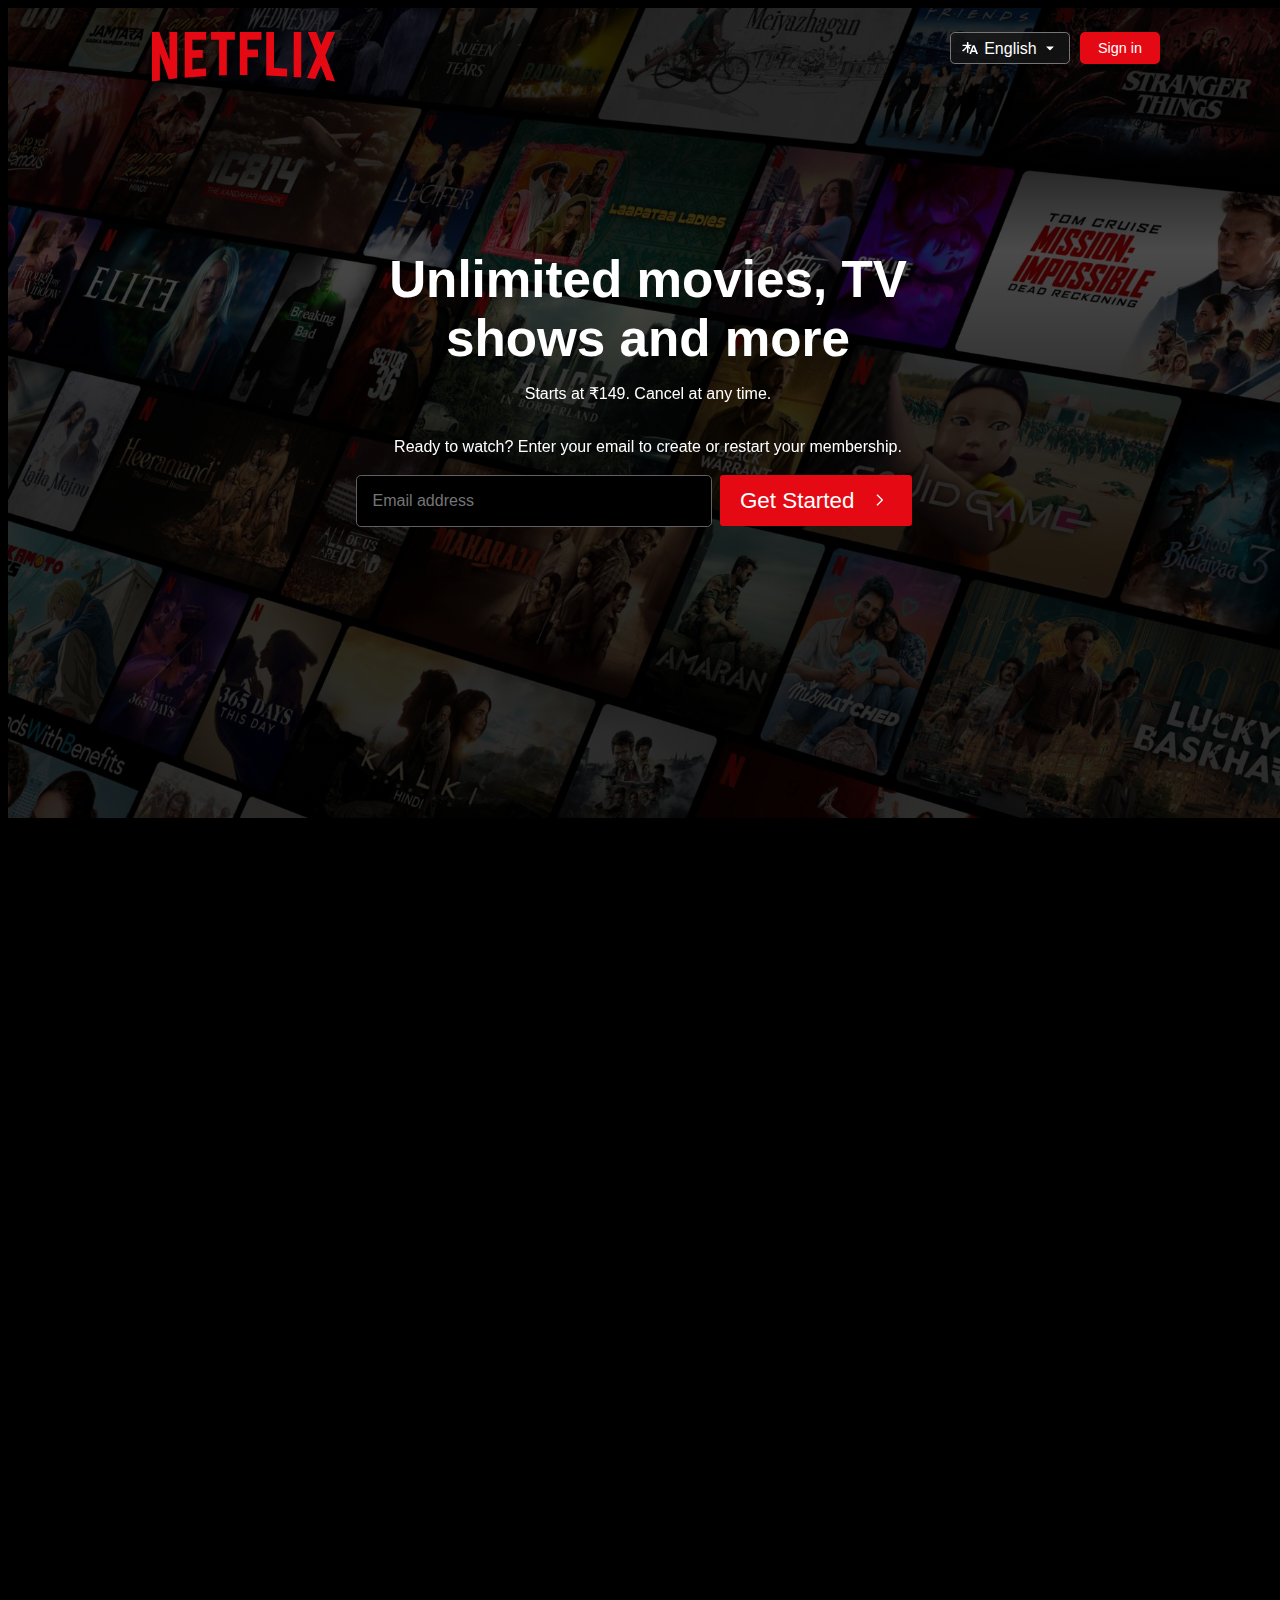
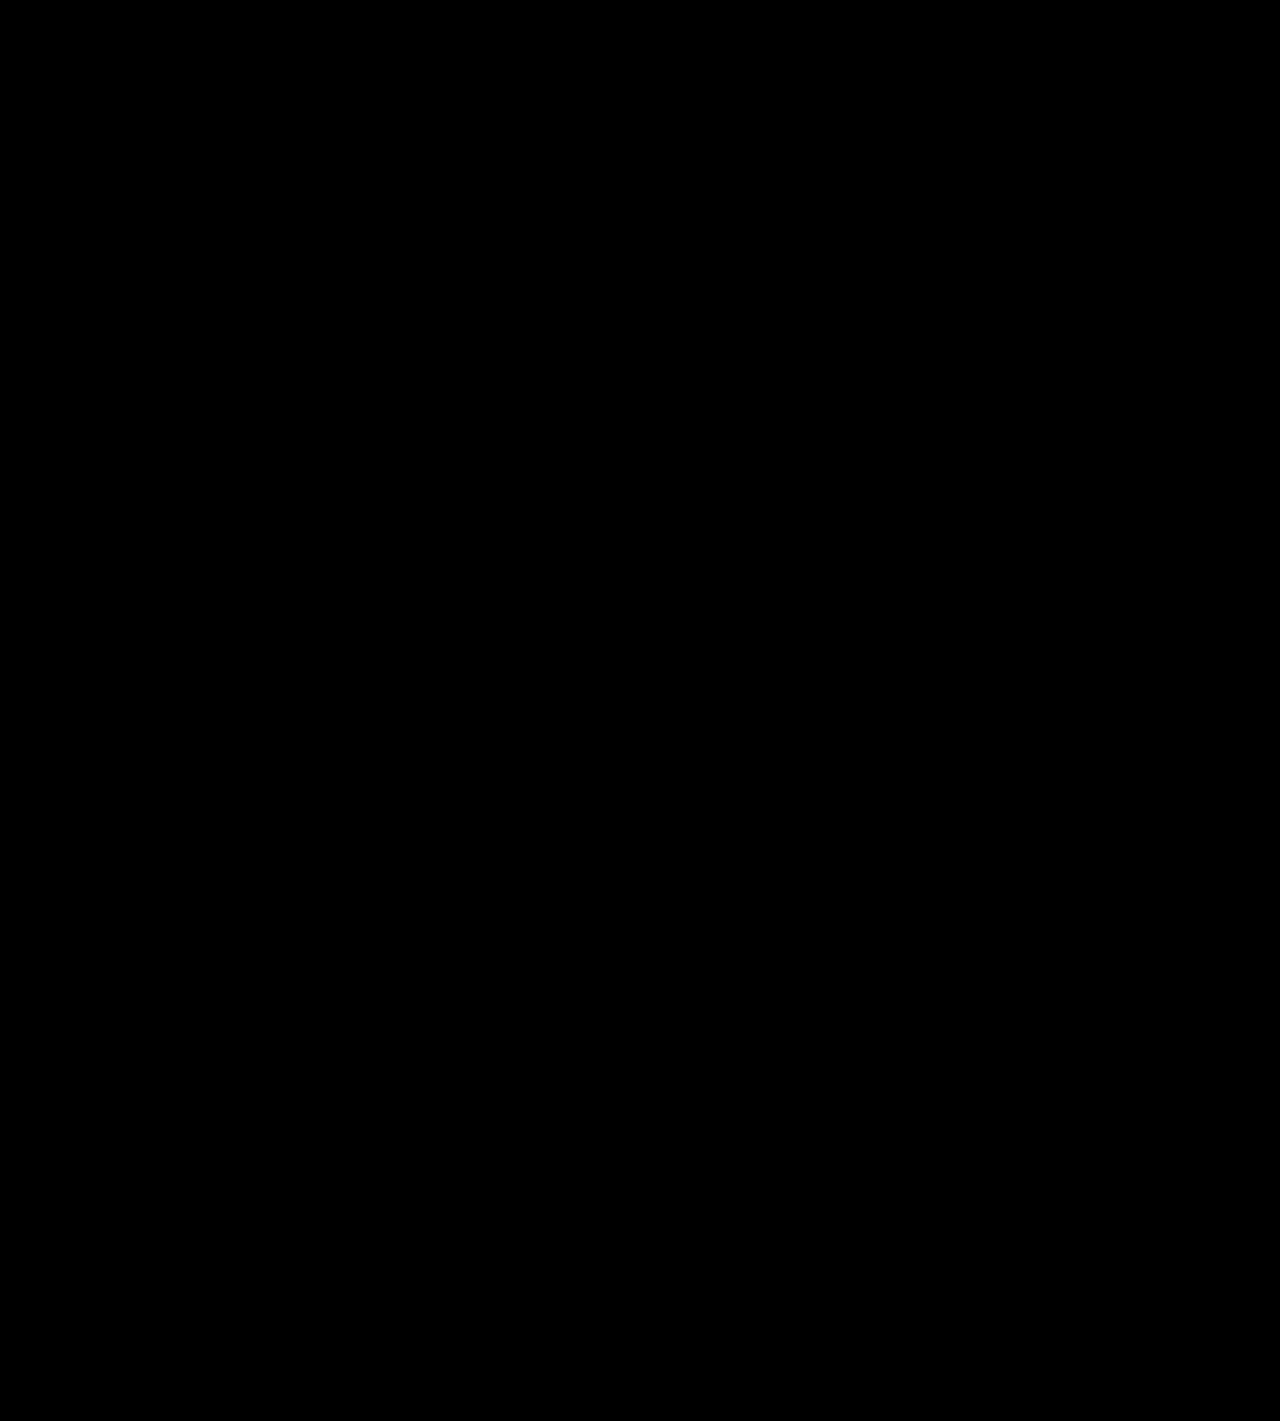
<file: index.html>
<!DOCTYPE html>
<html lang="en">

<head>
  <meta charset="UTF-8" />
  <meta name="viewport" content="width=device-width, initial-scale=1.0" />
  <title>Netflix India – Watch TV Shows Online, Watch Movies Online</title>
  <link rel="stylesheet" href="index.css" />
</head>
<body>
  <main>
    <div id="head">
      <div id="header">
        <div id="layout1">
          <svg viewBox="0 0 111 30" version="1.1" xmlns="http://www.w3.org/2000/svg"
            xmlns:xlink="http://www.w3.org/1999/xlink" aria-hidden="true" role="img"
            class="default-ltr-cache-1d568uk ev1dnif2">
            <g>
              <path
                d="M105.06233,14.2806261 L110.999156,30 C109.249227,29.7497422 107.500234,29.4366857 105.718437,29.1554972 L102.374168,20.4686475 L98.9371075,28.4375293 C97.2499766,28.1563408 95.5928391,28.061674 93.9057081,27.8432843 L99.9372012,14.0931671 L94.4680851,-5.68434189e-14 L99.5313525,-5.68434189e-14 L102.593495,7.87421502 L105.874965,-5.68434189e-14 L110.999156,-5.68434189e-14 L105.06233,14.2806261 Z M90.4686475,-5.68434189e-14 L85.8749649,-5.68434189e-14 L85.8749649,27.2499766 C87.3746368,27.3437061 88.9371075,27.4055675 90.4686475,27.5930265 L90.4686475,-5.68434189e-14 Z M81.9055207,26.93692 C77.7186241,26.6557316 73.5307901,26.4064111 69.250164,26.3117443 L69.250164,-5.68434189e-14 L73.9366389,-5.68434189e-14 L73.9366389,21.8745899 C76.6248008,21.9373887 79.3120255,22.1557784 81.9055207,22.2804387 L81.9055207,26.93692 Z M64.2496954,10.6561065 L64.2496954,15.3435186 L57.8442216,15.3435186 L57.8442216,25.9996251 L53.2186709,25.9996251 L53.2186709,-5.68434189e-14 L66.3436123,-5.68434189e-14 L66.3436123,4.68741213 L57.8442216,4.68741213 L57.8442216,10.6561065 L64.2496954,10.6561065 Z M45.3435186,4.68741213 L45.3435186,26.2498828 C43.7810479,26.2498828 42.1876465,26.2498828 40.6561065,26.3117443 L40.6561065,4.68741213 L35.8121661,4.68741213 L35.8121661,-5.68434189e-14 L50.2183897,-5.68434189e-14 L50.2183897,4.68741213 L45.3435186,4.68741213 Z M30.749836,15.5928391 C28.687787,15.5928391 26.2498828,15.5928391 24.4999531,15.6875059 L24.4999531,22.6562939 C27.2499766,22.4678976 30,22.2495079 32.7809542,22.1557784 L32.7809542,26.6557316 L19.812541,27.6876933 L19.812541,-5.68434189e-14 L32.7809542,-5.68434189e-14 L32.7809542,4.68741213 L24.4999531,4.68741213 L24.4999531,10.9991564 C26.3126816,10.9991564 29.0936358,10.9054269 30.749836,10.9054269 L30.749836,15.5928391 Z M4.78114163,12.9684132 L4.78114163,29.3429562 C3.09401069,29.5313525 1.59340144,29.7497422 0,30 L0,-5.68434189e-14 L4.4690224,-5.68434189e-14 L10.562377,17.0315868 L10.562377,-5.68434189e-14 L15.2497891,-5.68434189e-14 L15.2497891,28.061674 C13.5935889,28.3437998 11.906458,28.4375293 10.1246602,28.6868498 L4.78114163,12.9684132 Z">
              </path>
            </g>
          </svg>
        </div>
        <div id="layout2">
          <div id="form">
            <div class="icon">
              <svg xmlns="http://www.w3.org/2000/svg" fill="none" role="img" viewBox="0 0 16 16" width="16" height="16"
                data-icon="LanguagesSmall" aria-hidden="true">
                <path fill-rule="evenodd" clip-rule="evenodd"
                  d="M10.7668 5.33333L10.5038 5.99715L9.33974 8.9355L8.76866 10.377L7.33333 14H9.10751L9.83505 12.0326H13.4217L14.162 14H16L12.5665 5.33333H10.8278H10.7668ZM10.6186 9.93479L10.3839 10.5632H11.1036H12.8856L11.6348 7.2136L10.6186 9.93479ZM9.52722 4.84224C9.55393 4.77481 9.58574 4.71045 9.62211 4.64954H6.41909V2H4.926V4.64954H0.540802V5.99715H4.31466C3.35062 7.79015 1.75173 9.51463 0 10.4283C0.329184 10.7138 0.811203 11.2391 1.04633 11.5931C2.55118 10.6795 3.90318 9.22912 4.926 7.57316V12.6667H6.41909V7.51606C6.81951 8.15256 7.26748 8.76169 7.7521 9.32292L8.31996 7.88955C7.80191 7.29052 7.34631 6.64699 6.9834 5.99715H9.06968L9.52722 4.84224Z"
                  fill="currentColor"></path>
              </svg>
            </div>
            <select id="bottom1">
              <option value="English">English</option>
              <option value="hindi">हिन्दी</option>
            </select>
            <div class="icon">
              <svg xmlns="http://www.w3.org/2000/svg" fill="none" role="img" viewBox="0 0 16 16" width="16" height="16"
                data-icon="CaretDownSmall" aria-hidden="true">
                <path fill-rule="evenodd" clip-rule="evenodd"
                  d="M11.5976 6.5C11.7461 6.5 11.8204 6.67956 11.7154 6.78457L8.23574 10.2643C8.10555 10.3945 7.89445 10.3945 7.76425 10.2643L4.28457 6.78457C4.17956 6.67956 4.25393 6.5 4.40244 6.5H11.5976Z"
                  fill="currentColor"></path>
              </svg>
            </div>
          </div>
          <button>Sign in</button>
        </div>
      </div>
    </div>
    <div id="box">
      <div class="container">
        <div class="content">
          <div class="middle">
            <h1>Unlimited movies, TV shows and more</h1>
            <p>Starts at ₹149. Cancel at any time.</p>
            <h3>Ready to watch? Enter your email to create or restart your membership.</h3>
            <div class="usertype">
              <form href="php.text">
                <input type="text" name="Email" placeholder="Email address">
              </form>
              <button name="submit">Get Started
                <div class="xyz">
                  <svg xmlns="http://www.w3.org/2000/svg" fill="none" role="img" viewBox="0 0 24 24" width="24"
                    height="24" data-icon="ChevronRightStandard" aria-hidden="true">
                    <path fill-rule="evenodd" clip-rule="evenodd"
                      d="M15.5859 12L8.29303 19.2928L9.70725 20.7071L17.7072 12.7071C17.8948 12.5195 18.0001 12.2652 18.0001 12C18.0001 11.7347 17.8948 11.4804 17.7072 11.2928L9.70724 3.29285L8.29303 4.70706L15.5859 12Z"
                      fill="currentColor"></path>
                  </svg>
                </div>
              </button>
            </div>
          </div>
        </div>
      </div>
    </div>
    </div>
    <div>

    </div>

    <div class="curve-container">
      <div class="blank"></div>
    </div>
    <div class="otherhalf">
      <div class="parts">
        <div id="apple">
          <h3>Trending Now</h3>
          <div class="movies">
            <button id="sbtn1">
              <svg xmlns="http://www.w3.org/2000/svg" fill="none" role="img" viewBox="0 0 24 24" width="24" height="24" data-icon="ChevronLeftStandard" aria-hidden="true"><path fill-rule="evenodd" clip-rule="evenodd" d="M8.41409 12L15.707 19.2928L14.2928 20.7071L6.29277 12.7071C6.10523 12.5195 5.99988 12.2652 5.99988 12C5.99988 11.7347 6.10523 11.4804 6.29277 11.2928L14.2928 3.29285L15.707 4.70706L8.41409 12Z" fill="currentColor"></path></svg>
             </button>
            <div class="things">
              <div class="bee"><div class="div1"><span>1</span></div></div>
              <div class="bee"><div class="div2"><span>2</span></div></div>
              <div class="bee"><div class="div3"><span>3</span></div></div>
              <div class="bee"><div class="div4"><span>4</span></div></div>
              <div class="bee"><div class="div5"><span>5</span></div></div>
              <div class="bee"><div class="div6"><span>6</span></div></div>
              <div class="bee"><div class="div7"><span>7</span></div></div>
              <div class="bee"><div class="div8"><span>8</span></div></div>
              <div class="bee"><div class="div9"><span>9</span></div></div>
              <div class="bee"><div class="div10"><span>10</span></div></div>
              </div>
              <button id ="sbtn2">
                <svg xmlns="http://www.w3.org/2000/svg" fill="none" role="img" viewBox="0 0 24 24" width="24"
                  height="24" data-icon="ChevronRightStandard" aria-hidden="true">
                  <path fill-rule="evenodd" clip-rule="evenodd"
                    d="M15.5859 12L8.29303 19.2928L9.70725 20.7071L17.7072 12.7071C17.8948 12.5195 18.0001 12.2652 18.0001 12C18.0001 11.7347 17.8948 11.4804 17.7072 11.2928L9.70724 3.29285L8.29303 4.70706L15.5859 12Z"
                    fill="currentColor"></path>
                </svg>
              </button>
          </div>
       
            
    
        </div>
        <div class="why">
          <div id="reason">
            <h2>More reasons to join</h2>
            <div class="info">
              <div class="box1">
                <div class="style">
                  <div class="text">
                    <h3>Enjoy on your TV</h3>
                  </div>
                  <div class="para">
                    <p class="data">
                      Watch on smart TVs, PlayStation, Xbox, Chromecast, Apple TV, Blu-ray players and more.
                    </p>
                  </div>
                </div>
                <div class="svgs">
                  <svg width="72" height="72" viewBox="0 0 72 72" fill="none">
                    <g id="television-core-small">
                      <path id="Vector" fill-rule="evenodd" clip-rule="evenodd"
                        d="M37.2 53.3992C37.2 52.7365 36.6628 52.1992 36 52.1992H34.8C34.1373 52.1992 33.6 52.7365 33.6 53.3992V56.2636C33.6 56.9129 33.0834 57.4433 32.4347 57.4739C30.3013 57.5744 28.1719 57.7834 26.0546 58.1011L19.444 59.0926C18.2692 59.2688 17.4 60.2782 17.4 61.4662V62.0992C17.4 62.4304 17.6686 62.6992 18 62.6992H52.8C53.1314 62.6992 53.4 62.4304 53.4 62.0992V61.4662C53.4 60.2782 52.5309 59.2688 51.3561 59.0926L44.7454 58.1011C42.6282 57.7834 40.4987 57.5744 38.3653 57.4739C37.7167 57.4433 37.2 56.9129 37.2 56.2636V53.3992Z"
                        fill="url(#paint0_radial_5179_1308)"></path>
                      <path id="Vector_2"
                        d="M18.6 60.7388C18.6 60.2306 18.9587 59.796 19.4602 59.711C22.0196 59.2775 29.7585 58.0508 35.4 58.0508C41.0415 58.0508 48.7804 59.2775 51.3398 59.711C51.8412 59.796 52.2 60.2306 52.2 60.7388C52.2 60.902 52.0575 61.0268 51.8967 61.0004C50.1219 60.707 40.9704 59.2409 35.4 59.2409C29.8295 59.2409 20.678 60.707 18.9033 61.0004C18.7425 61.0268 18.6 60.902 18.6 60.7388Z"
                        fill="url(#paint1_radial_5179_1308)"></path>
                      <path id="Vector_3"
                        d="M63 12H8.99995C8.00584 12 7.19995 12.8059 7.19995 13.8V51.6C7.19995 52.5941 8.00584 53.4 8.99995 53.4H63C63.9941 53.4 64.8 52.5941 64.8 51.6V13.8C64.8 12.8059 63.9941 12 63 12Z"
                        fill="url(#paint2_linear_5179_1308)"></path>
                      <path id="Vector_4"
                        d="M63 12H8.99995C8.00584 12 7.19995 12.8059 7.19995 13.8V51.6C7.19995 52.5941 8.00584 53.4 8.99995 53.4H63C63.9941 53.4 64.8 52.5941 64.8 51.6V13.8C64.8 12.8059 63.9941 12 63 12Z"
                        fill="url(#paint3_radial_5179_1308)"></path>
                      <path id="Vector_5" fill-rule="evenodd" clip-rule="evenodd"
                        d="M8.99995 12.6H63C63.663 12.6 64.2 13.1372 64.2 13.8V50.4H7.79995V13.8C7.79995 13.1372 8.33719 12.6 8.99995 12.6ZM7.19995 50.4V13.8C7.19995 12.8059 8.00581 12 8.99995 12H63C63.9942 12 64.8 12.8059 64.8 13.8V50.4V51.6C64.8 52.5941 63.9942 53.4 63 53.4H8.99995C8.00581 53.4 7.19995 52.5941 7.19995 51.6V50.4Z"
                        fill="url(#paint4_radial_5179_1308)"></path>
                      <path id="Vector_6"
                        d="M35.4 52.8C36.3941 52.8 37.2 52.3971 37.2 51.9C37.2 51.4029 36.3941 51 35.4 51C34.4059 51 33.6 51.4029 33.6 51.9C33.6 52.3971 34.4059 52.8 35.4 52.8Z"
                        fill="url(#paint5_radial_5179_1308)"></path>
                    </g>
                    <defs>
                      <radialGradient id="paint0_radial_5179_1308" cx="0" cy="0" r="1" gradientUnits="userSpaceOnUse"
                        gradientTransform="translate(50.3269 49.3723) rotate(118.526) scale(55.1579 46.2871)">
                        <stop stop-color="#802600"></stop>
                        <stop offset="0.333333" stop-color="#6F181D"></stop>
                        <stop offset="0.666667" stop-color="#5B1333"></stop>
                        <stop offset="1" stop-color="#391945"></stop>
                      </radialGradient>
                      <radialGradient id="paint1_radial_5179_1308" cx="0" cy="0" r="1" gradientUnits="userSpaceOnUse"
                        gradientTransform="translate(48.1077 53.6128) rotate(158.116) scale(32.7275 42.219)">
                        <stop stop-color="#99421D"></stop>
                        <stop offset="0.333333" stop-color="#99161D"></stop>
                        <stop offset="0.666667" stop-color="#7D1845"></stop>
                        <stop offset="1" stop-color="#59216E"></stop>
                      </radialGradient>
                      <linearGradient id="paint2_linear_5179_1308" x1="10.4727" y1="14.9572" x2="56.1755" y2="51.4814"
                        gradientUnits="userSpaceOnUse">
                        <stop stop-color="#99161D"></stop>
                        <stop offset="0.245283" stop-color="#CA005B"></stop>
                        <stop offset="0.346698" stop-color="#FF479A"></stop>
                        <stop offset="0.46934" stop-color="#CC3CFF"></stop>
                        <stop offset="0.735849" stop-color="#BC1A22"></stop>
                        <stop offset="1" stop-color="#C94FF5"></stop>
                      </linearGradient>
                      <radialGradient id="paint3_radial_5179_1308" cx="0" cy="0" r="1" gradientUnits="userSpaceOnUse"
                        gradientTransform="translate(38.6181 23.8286) rotate(90) scale(25.9571 25.8545)">
                        <stop stop-color="#1C0E20" stop-opacity="0"></stop>
                        <stop offset="1" stop-color="#1C0E20"></stop>
                      </radialGradient>
                      <radialGradient id="paint4_radial_5179_1308" cx="0" cy="0" r="1" gradientUnits="userSpaceOnUse"
                        gradientTransform="translate(54 20.1938) rotate(144.293) scale(47.2897 44.8232)">
                        <stop stop-color="#EF7744"></stop>
                        <stop offset="0.333333" stop-color="#E50914"></stop>
                        <stop offset="0.666667" stop-color="#A70D53"></stop>
                        <stop offset="1" stop-color="#792A95"></stop>
                      </radialGradient>
                      <radialGradient id="paint5_radial_5179_1308" cx="0" cy="0" r="1" gradientUnits="userSpaceOnUse"
                        gradientTransform="translate(36.525 51.3562) rotate(135) scale(4.58735)">
                        <stop stop-color="#FFDCCC"></stop>
                        <stop offset="0.333333" stop-color="#FFBDC0"></stop>
                        <stop offset="0.666667" stop-color="#F89DC6"></stop>
                        <stop offset="1" stop-color="#E4A1FA"></stop>
                      </radialGradient>
                    </defs>
                  </svg>
                </div>

              </div>
              <div class="box1">
                <div class="style">
                  <div class="text">
                    <h3> Download your shows to watch offline</h3>
                  </div>
                  <div class="para">
                    <p class="data">Save your favourites easily and always have something to watch.</p>
                  </div>

                </div>
                <div class="svgs">
                  <svg width="72" height="72" viewBox="0 0 72 72" fill="none">
                    <g id="download-core-small">
                      <path id="Vector"
                        d="M36 70.2008C54.8882 70.2008 70.2001 54.8889 70.2001 36.0008C70.2001 17.1126 54.8882 1.80078 36 1.80078C17.1119 1.80078 1.80005 17.1126 1.80005 36.0008C1.80005 54.8889 17.1119 70.2008 36 70.2008Z"
                        fill="url(#paint0_radial_5179_7940)"></path>
                      <path id="Vector_2" opacity="0.4"
                        d="M64.7658 36.195C65.5206 51.5916 53.7908 63.5824 38.5668 62.977C23.3428 62.3722 10.3893 49.4 9.63446 34.0034C8.87954 18.6068 20.6091 6.61594 35.8331 7.22116C51.0571 7.82638 64.0104 20.7984 64.7658 36.195Z"
                        fill="url(#paint1_radial_5179_7940)"></path>
                      <path id="Vector_3"
                        d="M62.3657 37.9958C63.1205 53.3924 51.3908 65.3832 36.1668 64.7778C20.9428 64.173 7.9893 51.2008 7.23444 35.8041C6.47952 20.4075 18.2091 8.41672 33.4331 9.02194C48.6571 9.62716 61.6103 22.5992 62.3657 37.9958Z"
                        fill="url(#paint2_radial_5179_7940)"></path>
                      <path id="Vector_4" opacity="0.5"
                        d="M64.7658 36.195C65.5206 51.5916 53.7908 63.5824 38.5668 62.977C23.3428 62.3722 10.3893 49.4 9.63446 34.0034C8.87954 18.6068 20.6091 6.61594 35.8331 7.22116C51.0571 7.82638 64.0104 20.7984 64.7658 36.195Z"
                        fill="url(#paint3_radial_5179_7940)"></path>
                      <path id="Vector_5" opacity="0.6"
                        d="M36.9 60.6C48.6636 60.6 58.2 51.0637 58.2 39.3C58.2 27.5363 48.6636 18 36.9 18C25.1363 18 15.6 27.5363 15.6 39.3C15.6 51.0637 25.1363 60.6 36.9 60.6Z"
                        fill="url(#paint4_radial_5179_7940)"></path>
                      <path id="Vector_6" fill-rule="evenodd" clip-rule="evenodd"
                        d="M39.0849 42.2727L46.3387 35.76L48.8945 38.5142L38.9118 47.477L37.8466 48.4333L36.6071 47.477L24.9899 38.5142L27.0434 35.76L35.4849 42.2727L33.6 21.6016H37.2L39.0849 42.2727Z"
                        fill="url(#paint5_radial_5179_7940)"></path>
                      <path id="Vector_7" opacity="0.4" fill-rule="evenodd" clip-rule="evenodd"
                        d="M61.6566 34.9618C61.7832 35.3893 62.391 35.3233 62.3694 34.878C61.6962 21.1369 50.1509 9.55975 36.5817 9.01957C34.4606 8.93515 32.4155 9.12541 30.4772 9.55909C30.0745 9.64915 30.1575 10.2082 30.5697 10.2246C45.0094 10.7979 57.6246 21.2971 61.6566 34.9618Z"
                        fill="url(#paint6_radial_5179_7940)"></path>
                    </g>
                    <defs>
                      <radialGradient id="paint0_radial_5179_7940" cx="0" cy="0" r="1" gradientUnits="userSpaceOnUse"
                        gradientTransform="translate(36.0001 36.1837) rotate(-90) scale(34.3829)">
                        <stop offset="0.782019" stop-color="#982DBE"></stop>
                        <stop offset="0.906819" stop-color="#B038DC" stop-opacity="0.2"></stop>
                        <stop offset="1" stop-color="#E4A1FA" stop-opacity="0"></stop>
                      </radialGradient>
                      <radialGradient id="paint1_radial_5179_7940" cx="0" cy="0" r="1" gradientUnits="userSpaceOnUse"
                        gradientTransform="translate(52.9937 20.0992) rotate(135) scale(49.9836)">
                        <stop stop-color="#FFDCCC"></stop>
                        <stop offset="0.333333" stop-color="#FFBDC0"></stop>
                        <stop offset="0.666667" stop-color="#F89DC6"></stop>
                        <stop offset="1" stop-color="#E4A1FA"></stop>
                      </radialGradient>
                      <radialGradient id="paint2_radial_5179_7940" cx="0" cy="0" r="1" gradientUnits="userSpaceOnUse"
                        gradientTransform="translate(52.7999 19.6937) rotate(135) scale(53.1037)">
                        <stop stop-color="#FFA984"></stop>
                        <stop offset="0.333333" stop-color="#FF787F"></stop>
                        <stop offset="0.666667" stop-color="#F45FA2"></stop>
                        <stop offset="1" stop-color="#C44AF1"></stop>
                      </radialGradient>
                      <radialGradient id="paint3_radial_5179_7940" cx="0" cy="0" r="1" gradientUnits="userSpaceOnUse"
                        gradientTransform="translate(52.9937 20.0992) rotate(135) scale(49.9836)">
                        <stop stop-color="#FFDCCC"></stop>
                        <stop offset="0.333333" stop-color="#FFBDC0"></stop>
                        <stop offset="0.666667" stop-color="#F89DC6"></stop>
                        <stop offset="1" stop-color="#E4A1FA"></stop>
                      </radialGradient>
                      <radialGradient id="paint4_radial_5179_7940" cx="0" cy="0" r="1" gradientUnits="userSpaceOnUse"
                        gradientTransform="translate(36.9 39.3) scale(21.3)">
                        <stop stop-color="white"></stop>
                        <stop offset="1" stop-color="white" stop-opacity="0"></stop>
                      </radialGradient>
                      <radialGradient id="paint5_radial_5179_7940" cx="0" cy="0" r="1" gradientUnits="userSpaceOnUse"
                        gradientTransform="translate(31.2 32.1016) rotate(39.5226) scale(15.5567)">
                        <stop stop-color="#EF7744"></stop>
                        <stop offset="0.2406" stop-color="#E50914"></stop>
                        <stop offset="1" stop-color="#792A95"></stop>
                      </radialGradient>
                      <radialGradient id="paint6_radial_5179_7940" cx="0" cy="0" r="1" gradientUnits="userSpaceOnUse"
                        gradientTransform="translate(50.7 21.3) rotate(-180) scale(30)">
                        <stop stop-color="white"></stop>
                        <stop offset="1" stop-color="white" stop-opacity="0"></stop>
                      </radialGradient>
                    </defs>
                  </svg>
                </div>



              </div>

              <div class="box1">
                <div class="style">
                  <div class="text">
                    <h3>Watch everywhere</h3>
                  </div>
                  <div class="para">
                    <p class="data">
                      Stream unlimited movies and TV shows on your phone, tablet, laptop and TV.
                    </p>
                  </div>
                </div>
                <div class="svgs">
                  <svg width="72" height="72" viewBox="0 0 72 72" fill="none">
                    <g id="telescope-core-small">
                      <path id="Vector"
                        d="M24.0492 36.6016L33.6 46.3898L17.8029 56.8633C17.8029 56.8633 15.8891 57.6983 13.625 55.2638C11.361 52.8293 12.1235 51.238 12.1235 51.238L24.0492 36.6016Z"
                        fill="url(#paint0_radial_5179_1664)"></path>
                      <path id="Vector_2"
                        d="M25.0344 34.1992L36 46.151L25.0616 53.8043C25.0616 53.8043 21.8289 55.0984 18.0987 51.0172C14.3686 46.9358 15.9198 44.5105 15.9198 44.5105L25.0344 34.1992Z"
                        fill="url(#paint1_radial_5179_1664)"></path>
                      <path id="Vector_3"
                        d="M39 13.0195L59.1 33.6788L32.5325 50.4142C32.5325 50.4142 28.7459 50.2552 24.3978 45.4897C20.0498 40.7243 21.4096 35.8101 21.4096 35.8101L39 13.0195Z"
                        fill="url(#paint2_radial_5179_1664)"></path>
                      <path id="Vector_4"
                        d="M57.6709 15.3516C63.1044 21.2807 63.9858 29.2883 59.6386 33.2371C55.2916 37.186 47.3628 35.5806 41.9292 29.6515C36.4954 23.7224 35.6145 15.7148 39.9615 11.766C44.3084 7.81716 52.2372 9.42252 57.6709 15.3516Z"
                        fill="url(#paint3_radial_5179_1664)"></path>
                      <path id="Vector_5"
                        d="M58.3787 31.255C54.8121 34.5032 48.2143 33.0817 43.6421 28.0798C39.07 23.078 38.2547 16.39 41.8213 13.1419C45.3879 9.89364 51.9857 11.3152 56.5579 16.3171C61.1298 21.3189 61.9452 28.0069 58.3787 31.255Z"
                        fill="url(#paint4_radial_5179_1664)"></path>
                      <path id="Vector_6" opacity="0.85"
                        d="M59.6783 28.823C60.576 24.1785 59.6544 20.5934 56.1603 16.6199C52.6662 12.6464 47.3508 10.8657 43.7796 12.7598C39.371 15.098 48.3734 13.5961 53.4577 19.5815C57.8259 24.724 58.8516 33.1009 59.6783 28.823Z"
                        fill="url(#paint5_radial_5179_1664)"></path>
                      <path id="Vector_7" opacity="0.4"
                        d="M50.3979 25.2452C50.4549 26.7239 49.2932 27.7677 47.8032 27.5766C46.3131 27.3856 45.059 26.032 45.002 24.5532C44.945 23.0745 46.1067 22.0307 47.5968 22.2218C49.0868 22.4128 50.341 23.7664 50.3979 25.2452Z"
                        fill="url(#paint6_radial_5179_1664)"></path>
                      <path id="Vector_8" opacity="0.6"
                        d="M36.9217 21.0039L26.4258 34.3627C26.3297 36.4604 28.2903 39.5534 30.0334 40.8344L41.2345 29.9105C39.6 28.2005 36.9591 24.1025 36.9217 21.0039Z"
                        fill="url(#paint7_radial_5179_1664)"></path>
                      <path id="Vector_9" fill-rule="evenodd" clip-rule="evenodd"
                        d="M20.0576 9.60156L21.479 11.7187L24 11.0654L22.3575 13.0272L23.7789 15.1444L21.3424 14.2397L19.7 16.2016L19.8365 13.6806L17.4 12.7759L19.9209 12.1225L20.0576 9.60156ZM58.776 52.8016L58.9623 56.4685L62.4 57.4188L59.0774 58.7347L59.2637 62.4016L57.0239 59.548L53.7014 60.8638L55.6397 57.7843L53.4 54.9307L56.8377 55.8811L58.776 52.8016ZM15.206 24.2101L15.8768 21.0016L13.4793 23.1964L10.6853 21.5563L11.9975 24.553L9.59998 26.7478L12.8085 26.405L14.1207 29.4016L14.7915 26.1931L18 25.8502L15.206 24.2101Z"
                        fill="url(#paint8_linear_5179_1664)"></path>
                    </g>
                    <defs>
                      <radialGradient id="paint0_radial_5179_1664" cx="0" cy="0" r="1" gradientUnits="userSpaceOnUse"
                        gradientTransform="translate(36.6875 32.7016) rotate(135) scale(34.9134)">
                        <stop stop-color="#99421D"></stop>
                        <stop offset="0.333333" stop-color="#99161D"></stop>
                        <stop offset="0.666667" stop-color="#7D1845"></stop>
                        <stop offset="1" stop-color="#59216E"></stop>
                      </radialGradient>
                      <radialGradient id="paint1_radial_5179_1664" cx="0" cy="0" r="1" gradientUnits="userSpaceOnUse"
                        gradientTransform="translate(42.5937 27.2992) rotate(135) scale(44.5477 44.5279)">
                        <stop stop-color="#EF7744"></stop>
                        <stop offset="0.333333" stop-color="#E50914"></stop>
                        <stop offset="0.666667" stop-color="#A70D53"></stop>
                        <stop offset="1" stop-color="#792A95"></stop>
                      </radialGradient>
                      <radialGradient id="paint2_radial_5179_1664" cx="0" cy="0" r="1" gradientUnits="userSpaceOnUse"
                        gradientTransform="translate(42.3 29.106) rotate(135) scale(31.8127)">
                        <stop stop-color="#FB540D"></stop>
                        <stop offset="0.333333" stop-color="#E50914"></stop>
                        <stop offset="0.666667" stop-color="#A70D53"></stop>
                        <stop offset="1" stop-color="#792A95"></stop>
                      </radialGradient>
                      <radialGradient id="paint3_radial_5179_1664" cx="0" cy="0" r="1" gradientUnits="userSpaceOnUse"
                        gradientTransform="translate(57.675 14.7078) rotate(134.326) scale(24.0433 24.0367)">
                        <stop stop-color="#FFDCCC"></stop>
                        <stop offset="0.333333" stop-color="#FFBDC0"></stop>
                        <stop offset="0.666667" stop-color="#F89DC6"></stop>
                        <stop offset="1" stop-color="#E4A1FA"></stop>
                      </radialGradient>
                      <radialGradient id="paint4_radial_5179_1664" cx="0" cy="0" r="1" gradientUnits="userSpaceOnUse"
                        gradientTransform="translate(52.1305 21.273) rotate(141.875) scale(9.87138 12.8159)">
                        <stop offset="0.307292" stop-color="#F89DC6"></stop>
                        <stop offset="0.645392" stop-color="#E75094"></stop>
                        <stop offset="1" stop-color="#59216E"></stop>
                      </radialGradient>
                      <radialGradient id="paint5_radial_5179_1664" cx="0" cy="0" r="1" gradientUnits="userSpaceOnUse"
                        gradientTransform="translate(55.8 15.6) rotate(135) scale(13.1522)">
                        <stop stop-color="white"></stop>
                        <stop offset="1" stop-color="white" stop-opacity="0"></stop>
                      </radialGradient>
                      <radialGradient id="paint6_radial_5179_1664" cx="0" cy="0" r="1" gradientUnits="userSpaceOnUse"
                        gradientTransform="translate(49.2362 22.9648) rotate(131.079) scale(5.08644 6.006)">
                        <stop stop-color="white"></stop>
                        <stop offset="1" stop-color="white" stop-opacity="0"></stop>
                      </radialGradient>
                      <radialGradient id="paint7_radial_5179_1664" cx="0" cy="0" r="1" gradientUnits="userSpaceOnUse"
                        gradientTransform="translate(36.8758 29.1353) rotate(137.622) scale(13.5764)">
                        <stop stop-color="#FFA984"></stop>
                        <stop offset="1" stop-color="#F7636B" stop-opacity="0"></stop>
                      </radialGradient>
                      <linearGradient id="paint8_linear_5179_1664" x1="44.65" y1="27.9016" x2="24.25" y2="48.3016"
                        gradientUnits="userSpaceOnUse">
                        <stop stop-color="#EF7744"></stop>
                        <stop offset="0.333333" stop-color="#E50914"></stop>
                        <stop offset="0.666667" stop-color="#A70D53"></stop>
                        <stop offset="1" stop-color="#792A95"></stop>
                      </linearGradient>
                    </defs>
                  </svg>
                </div>


              </div>
              <div class="box1">
                <div class="style">
                  <div class="text">
                    <h3>Create profiles for kids</h3>
                  </div>
                  <div class="para">
                    <p class="data">
                      Send kids on adventures with their favourite characters in a space made just for them — free with
                      your membership.
                    </p>
                  </div>
                </div>
                <div class="svgs">
                  <svg width="72" height="72" viewBox="0 0 72 72" fill="none">
                    <g id="profiles-core-small">
                      <path id="Vector"
                        d="M10.8 15.6008C10.8 12.9499 12.949 10.8008 15.5999 10.8008H40.8C43.4509 10.8008 45.6 12.9498 45.6 15.6008V40.8007C45.6 43.4516 43.4509 45.6007 40.8 45.6007H15.6C12.949 45.6007 10.8 43.4517 10.8 40.8007V15.6008Z"
                        fill="url(#paint0_radial_5179_7919)"></path>
                      <path id="Vector_2"
                        d="M9.59998 14.4016C9.59998 11.7506 11.749 9.60162 14.4 9.60156H39.6C42.251 9.60156 44.4 11.7506 44.4 14.4016V39.6015C44.4 42.2525 42.251 44.4015 39.6 44.4015H14.4C11.749 44.4016 9.59998 42.2525 9.59998 39.6015V14.4016Z"
                        fill="url(#paint1_radial_5179_7919)"></path>
                      <path id="Vector_3"
                        d="M18.6 21.9008C18.6 23.0606 17.6598 24.0008 16.5 24.0008C15.3402 24.0008 14.4 23.0606 14.4 21.9008C14.4 20.741 15.3402 19.8008 16.5 19.8008C17.6598 19.8008 18.6 20.741 18.6 21.9008Z"
                        fill="url(#paint2_radial_5179_7919)"></path>
                      <path id="Vector_4"
                        d="M39.6 21.9008C39.6 23.0606 38.6598 24.0008 37.5 24.0008C36.3402 24.0008 35.4 23.0606 35.4 21.9008C35.4 20.741 36.3402 19.8008 37.5 19.8008C38.6598 19.8008 39.6 20.741 39.6 21.9008Z"
                        fill="url(#paint3_radial_5179_7919)"></path>
                      <path id="Vector_5"
                        d="M23.6713 29.4501C23.2437 29.1967 22.6917 29.3379 22.4383 29.7655C22.1848 30.1932 22.3261 30.7452 22.7537 30.9986C23.8254 31.6337 26.769 32.7744 30.6375 32.7744C34.506 32.7744 37.4497 31.6337 38.5213 30.9986C38.949 30.7452 39.0902 30.1932 38.8368 29.7655C38.5834 29.3379 38.0313 29.1967 37.6037 29.4501C36.8191 29.9151 34.194 30.9744 30.6375 30.9744C27.081 30.9744 24.456 29.9151 23.6713 29.4501Z"
                        fill="url(#paint4_radial_5179_7919)"></path>
                      <path id="Vector_6" opacity="0.35"
                        d="M19.2 44.4016H28.2L32.4 27.6016C30.2787 28.1801 28.4542 29.5387 27.2921 31.4053L19.2 44.4016Z"
                        fill="url(#paint5_radial_5179_7919)"></path>
                      <path id="Vector_7"
                        d="M27.6 32.4016C27.6 29.7506 29.749 27.6016 32.4 27.6016L57.6 27.6016C60.2508 27.6016 62.4 29.7506 62.4 32.4016V57.6015C62.4 60.2524 60.2508 62.4016 57.6 62.4016H32.4C29.749 62.4016 27.6 60.2524 27.6 57.6016V32.4016Z"
                        fill="url(#paint6_radial_5179_7919)"></path>
                      <path id="Vector_8"
                        d="M36.6 39.9008C36.6 41.0606 35.6598 42.0008 34.5 42.0008C33.3402 42.0008 32.4 41.0606 32.4 39.9008C32.4 38.741 33.3402 37.8008 34.5 37.8008C35.6598 37.8008 36.6 38.741 36.6 39.9008Z"
                        fill="url(#paint7_radial_5179_7919)"></path>
                      <path id="Vector_9"
                        d="M57.6 39.9008C57.6 41.0606 56.6598 42.0008 55.5 42.0008C54.3402 42.0008 53.4 41.0606 53.4 39.9008C53.4 38.741 54.3402 37.8008 55.5 37.8008C56.6598 37.8008 57.6 38.741 57.6 39.9008Z"
                        fill="url(#paint8_radial_5179_7919)"></path>
                      <path id="Vector_10"
                        d="M41.8213 47.6025C41.3937 47.349 40.8416 47.4903 40.5882 47.9179C40.3348 48.3455 40.476 48.8976 40.9037 49.1509C41.9753 49.786 44.919 50.9267 48.7875 50.9267C52.656 50.9267 55.5996 49.786 56.6713 49.1509C57.0989 48.8976 57.2402 48.3455 56.9867 47.9179C56.7333 47.4903 56.1813 47.349 55.7537 47.6025C54.969 48.0674 52.344 49.1267 48.7875 49.1267C45.231 49.1267 42.6059 48.0674 41.8213 47.6025Z"
                        fill="url(#paint9_radial_5179_7919)"></path>
                    </g>
                    <defs>
                      <radialGradient id="paint0_radial_5179_7919" cx="0" cy="0" r="1" gradientUnits="userSpaceOnUse"
                        gradientTransform="translate(39.075 17.6882) rotate(135) scale(32.8097)">
                        <stop stop-color="#99421D"></stop>
                        <stop offset="0.333333" stop-color="#99161D"></stop>
                        <stop offset="0.666667" stop-color="#7D1845"></stop>
                        <stop offset="1" stop-color="#59216E"></stop>
                      </radialGradient>
                      <radialGradient id="paint1_radial_5179_7919" cx="0" cy="0" r="1" gradientUnits="userSpaceOnUse"
                        gradientTransform="translate(62.4 8.70157) rotate(133.87) scale(75.3216)">
                        <stop stop-color="#FFDCCC"></stop>
                        <stop offset="0.333333" stop-color="#FFBDC0"></stop>
                        <stop offset="0.666667" stop-color="#F89DC6"></stop>
                        <stop offset="1" stop-color="#E4A1FA"></stop>
                      </radialGradient>
                      <radialGradient id="paint2_radial_5179_7919" cx="0" cy="0" r="1" gradientUnits="userSpaceOnUse"
                        gradientTransform="translate(60.3 11.1008) rotate(133.939) scale(68.7426 55.9547)">
                        <stop stop-color="#99421D"></stop>
                        <stop offset="0.333333" stop-color="#99161D"></stop>
                        <stop offset="0.666667" stop-color="#7D1845"></stop>
                        <stop offset="1" stop-color="#59216E"></stop>
                      </radialGradient>
                      <radialGradient id="paint3_radial_5179_7919" cx="0" cy="0" r="1" gradientUnits="userSpaceOnUse"
                        gradientTransform="translate(60.3 11.1008) rotate(133.939) scale(68.7426 55.9547)">
                        <stop stop-color="#99421D"></stop>
                        <stop offset="0.333333" stop-color="#99161D"></stop>
                        <stop offset="0.666667" stop-color="#7D1845"></stop>
                        <stop offset="1" stop-color="#59216E"></stop>
                      </radialGradient>
                      <radialGradient id="paint4_radial_5179_7919" cx="0" cy="0" r="1" gradientUnits="userSpaceOnUse"
                        gradientTransform="translate(60.3 11.0994) rotate(133.939) scale(68.7426 55.9548)">
                        <stop stop-color="#99421D"></stop>
                        <stop offset="0.333333" stop-color="#99161D"></stop>
                        <stop offset="0.666667" stop-color="#7D1845"></stop>
                        <stop offset="1" stop-color="#59216E"></stop>
                      </radialGradient>
                      <radialGradient id="paint5_radial_5179_7919" cx="0" cy="0" r="1" gradientUnits="userSpaceOnUse"
                        gradientTransform="translate(39.6 27.9016) rotate(135) scale(23.3345)">
                        <stop stop-color="#FFA984"></stop>
                        <stop offset="0.333333" stop-color="#FF787F"></stop>
                        <stop offset="0.666667" stop-color="#F45FA2"></stop>
                        <stop offset="1" stop-color="#C44AF1"></stop>
                      </radialGradient>
                      <radialGradient id="paint6_radial_5179_7919" cx="0" cy="0" r="1" gradientUnits="userSpaceOnUse"
                        gradientTransform="translate(61.8 29.7016) rotate(135) scale(43.2749)">
                        <stop stop-color="#EF7744"></stop>
                        <stop offset="0.333333" stop-color="#E50914"></stop>
                        <stop offset="0.666667" stop-color="#A70D53"></stop>
                        <stop offset="1" stop-color="#792A95"></stop>
                      </radialGradient>
                      <radialGradient id="paint7_radial_5179_7919" cx="0" cy="0" r="1" gradientUnits="userSpaceOnUse"
                        gradientTransform="translate(62.1 11.1008) rotate(137.146) scale(73.6614 60.3576)">
                        <stop stop-color="#FFDCCC"></stop>
                        <stop offset="0.333333" stop-color="#FDF6F6"></stop>
                        <stop offset="0.666667" stop-color="#FADCE9"></stop>
                        <stop offset="1" stop-color="#E4A1FA"></stop>
                      </radialGradient>
                      <radialGradient id="paint8_radial_5179_7919" cx="0" cy="0" r="1" gradientUnits="userSpaceOnUse"
                        gradientTransform="translate(62.1 11.1008) rotate(137.146) scale(73.6614 60.3576)">
                        <stop stop-color="#FFDCCC"></stop>
                        <stop offset="0.333333" stop-color="#FDF6F6"></stop>
                        <stop offset="0.666667" stop-color="#FADCE9"></stop>
                        <stop offset="1" stop-color="#E4A1FA"></stop>
                      </radialGradient>
                      <radialGradient id="paint9_radial_5179_7919" cx="0" cy="0" r="1" gradientUnits="userSpaceOnUse"
                        gradientTransform="translate(62.1 11.1017) rotate(137.146) scale(73.6614 60.3576)">
                        <stop stop-color="#FFDCCC"></stop>
                        <stop offset="0.333333" stop-color="#FDF6F6"></stop>
                        <stop offset="0.666667" stop-color="#FADCE9"></stop>
                        <stop offset="1" stop-color="#E4A1FA"></stop>
                      </radialGradient>
                    </defs>
                  </svg>
                </div>
              </div>
    
            </div>
            <div class="ac">
              <div class="h"><h2>Frequently Asked Questions</h2></div>
              <div class="Questions">
              <button class="b1"><div class="queries"><h3>What is Netflix?</h3>
                  <svg xmlns="http://www.w3.org/2000/svg" fill="none" role="img" viewBox="0 0 36 36" width="36" height="36" data-icon="PlusLarge" aria-hidden="true" class="accordion-heading_iconStyles__199uojx2 accordion-heading_iconStyles_isOpen_false__199uojx4 default-ltr-cache-1xj76yz e164gv2o4"><path fill-rule="evenodd" clip-rule="evenodd" d="M17 17V3H19V17H33V19H19V33H17V19H3V17H17Z" fill="currentColor"></path></svg></div></button>
                
                  <div class="page"><span>Netflix is a streaming service that offers a wide variety of award-winning TV shows, movies, anime, documentaries and more – on thousands of internet-connected devices.</span>
                    <br>
                    <br>
                  <span>You can watch as much as you want, whenever you want, without a single ad – all for one low monthly price. There's always something new to discover, and new TV shows and movies are added every week!</span>
                 </div>
                <button class="b2"><div class="queries"><h3>How much does Netflix cost?</h3><svg xmlns="http://www.w3.org/2000/svg" fill="none" role="img" viewBox="0 0 36 36" width="36" height="36" data-icon="PlusLarge" aria-hidden="true" class="accordion-heading_iconStyles__199uojx2 accordion-heading_iconStyles_isOpen_false__199uojx4 default-ltr-cache-1xj76yz e164gv2o4"><path fill-rule="evenodd" clip-rule="evenodd" d="M17 17V3H19V17H33V19H19V33H17V19H3V17H17Z" fill="currentColor"></path></svg></div></button>
                <div class="page"><span>Watch Netflix on your smartphone, tablet, Smart TV, laptop, or streaming device, all for one fixed monthly fee. Plans range from ₹149 to ₹649 a month. No extra costs, no contracts.</span></div>
              
                <button class="b3"><div class="queries"><h3>Where can I watch?</h3><svg xmlns="http://www.w3.org/2000/svg" fill="none" role="img" viewBox="0 0 36 36" width="36" height="36" data-icon="PlusLarge" aria-hidden="true" class="accordion-heading_iconStyles__199uojx2 accordion-heading_iconStyles_isOpen_false__199uojx4 default-ltr-cache-1xj76yz e164gv2o4"><path fill-rule="evenodd" clip-rule="evenodd" d="M17 17V3H19V17H33V19H19V33H17V19H3V17H17Z" fill="currentColor"></path></svg></div></button>
                <div class="page"><span>Watch anywhere, anytime. Sign in with your Netflix account to watch instantly on the web at netflix.com from your personal computer or on any internet-connected device that offers the Netflix app, including smart TVs, smartphones, tablets, streaming media players and game consoles.</span>
                  <br>
                  <br>
                  <span>You can also download your favourite shows with the iOS or Android app. Use downloads to watch while you're on the go and without an internet connection. Take Netflix with you anywhere.</span></div>
              
                <button class="b4"><div class="queries"><h3>How do I cancel?</h3><svg xmlns="http://www.w3.org/2000/svg" fill="none" role="img" viewBox="0 0 36 36" width="36" height="36" data-icon="PlusLarge" aria-hidden="true" class="accordion-heading_iconStyles__199uojx2 accordion-heading_iconStyles_isOpen_false__199uojx4 default-ltr-cache-1xj76yz e164gv2o4"><path fill-rule="evenodd" clip-rule="evenodd" d="M17 17V3H19V17H33V19H19V33H17V19H3V17H17Z" fill="currentColor"></path></svg></div></button>
                <div class="page"><span>You can also download your favourite shows with the iOS or Android app. Use downloads to watch while you're on the go and without an internet connection. Take Netflix with you anywhere.</span></div>
               
                <button class="b5"><div class="queries"><h3>What can I watch on Netflix?</h3><svg xmlns="http://www.w3.org/2000/svg" fill="none" role="img" viewBox="0 0 36 36" width="36" height="36" data-icon="PlusLarge" aria-hidden="true" class="accordion-heading_iconStyles__199uojx2 accordion-heading_iconStyles_isOpen_false__199uojx4 default-ltr-cache-1xj76yz e164gv2o4"><path fill-rule="evenodd" clip-rule="evenodd" d="M17 17V3H19V17H33V19H19V33H17V19H3V17H17Z" fill="currentColor"></path></svg></div></button>
               <div class="page"><span>Netflix has an extensive library of feature films, documentaries, TV shows, anime, award-winning Netflix originals, and more. Watch as much as you want, anytime you want.</span></div>
                <button class="b6"><div class="queries"><h3>Is Netflix good for kids?</h3><svg xmlns="http://www.w3.org/2000/svg" fill="none" role="img" viewBox="0 0 36 36" width="36" height="36" data-icon="PlusLarge" aria-hidden="true" class="accordion-heading_iconStyles__199uojx2 accordion-heading_iconStyles_isOpen_false__199uojx4 default-ltr-cache-1xj76yz e164gv2o4"><path fill-rule="evenodd" clip-rule="evenodd" d="M17 17V3H19V17H33V19H19V33H17V19H3V17H17Z" fill="currentColor"></path></svg></div></button>
                <div class="page"><span>The Netflix Kids experience is included in your membership to give parents control while kids enjoy family-friendly TV shows and films in their own space.</span>
                <span>Kids profiles come with PIN-protected parental controls that let you restrict the maturity rating of content kids can watch and block specific titles you don’t want kids to see.</span></div>
                
              </div>
           
            </div>   
           
            <div class="foot">
              <div id="material"><h4>Ready to watch? Enter your email to create or restart your membership.</h4>
              <div id="ten"><form href="php.text">
                <input type="text" name="Email" placeholder="Email address">
              </form>
              <button class="butt">
                Get Started
              <div class="xyz">
                <svg xmlns="http://www.w3.org/2000/svg" fill="none" role="img" viewBox="0 0 24 24" width="24" height="24" data-icon="ChevronRightStandard" aria-hidden="true"><path fill-rule="evenodd" clip-rule="evenodd" d="M15.5859 12L8.29303 19.2928L9.70725 20.7071L17.7072 12.7071C17.8948 12.5195 18.0001 12.2652 18.0001 12C18.0001 11.7347 17.8948 11.4804 17.7072 11.2928L9.70724 3.29285L8.29303 4.70706L15.5859 12Z" fill="currentColor"></path></svg>
              </div>
            </button>
             </div>
          </div>
        </div>
        <div class="footer">
          <div class="q"><p><span>Questions? Call </span>
          <a href="tel:000-800-919-1743">000-800-919-1743</a></p></div>
          <div class="q2">
            <div class="q2-items">
              <a href="faq">FAQ</a>
              <a href="faq">Investor Relations</a>
              <a href="faq">Privacy</a>
              <a href="faq">Speed Test</a>
            </div>
            <div class="q2-items">
              <a href="faq">Help Centre</a>
              <a href="faq">Jobs</a>
              <a href="faq">Cookie Preferences</a>
              <a href="faq">Legal Notices</a>
            </div>
            <div class="q2-items">
              <a href="faq">Account</a>
              <a href="faq">Ways to Watch</a>
              <a href="faq">Corporate Information</a>
              <a href="faq">Only on Netflix</a>
            </div>
            <div class="q2-items">
              <a href="faq">Media Centre</a>
              <a href="faq">Terms of Use</a>
              <a href="faq">Contact Us</a>
            </div>
          </div>
          <div id="form2">
            <div class="i1"><svg xmlns="http://www.w3.org/2000/svg" fill="none" role="img" viewBox="0 0 16 16" width="16" height="16" data-icon="LanguagesSmall" aria-hidden="true"><path fill-rule="evenodd" clip-rule="evenodd" d="M10.7668 5.33333L10.5038 5.99715L9.33974 8.9355L8.76866 10.377L7.33333 14H9.10751L9.83505 12.0326H13.4217L14.162 14H16L12.5665 5.33333H10.8278H10.7668ZM10.6186 9.93479L10.3839 10.5632H11.1036H12.8856L11.6348 7.2136L10.6186 9.93479ZM9.52722 4.84224C9.55393 4.77481 9.58574 4.71045 9.62211 4.64954H6.41909V2H4.926V4.64954H0.540802V5.99715H4.31466C3.35062 7.79015 1.75173 9.51463 0 10.4283C0.329184 10.7138 0.811203 11.2391 1.04633 11.5931C2.55118 10.6795 3.90318 9.22912 4.926 7.57316V12.6667H6.41909V7.51606C6.81951 8.15256 7.26748 8.76169 7.7521 9.32292L8.31996 7.88955C7.80191 7.29052 7.34631 6.64699 6.9834 5.99715H9.06968L9.52722 4.84224Z" fill="currentColor"></path></svg></div>
            <select id="bottom2">
              <option value="English">English</option>
              <option value="hindi">हिन्दी</option>
            </select>
            <div class="i2"><svg xmlns="http://www.w3.org/2000/svg" fill="none" role="img" viewBox="0 0 16 16" width="16" height="16" data-icon="CaretDownSmall" aria-hidden="true"><path fill-rule="evenodd" clip-rule="evenodd" d="M11.5976 6.5C11.7461 6.5 11.8204 6.67956 11.7154 6.78457L8.23574 10.2643C8.10555 10.3945 7.89445 10.3945 7.76425 10.2643L4.28457 6.78457C4.17956 6.67956 4.25393 6.5 4.40244 6.5H11.5976Z" fill="currentColor"></path></svg></div>
          </div>
          <div class="final">Netflix India</div>
        </div>
       
    </div>
    
     
     

         
    
  
  
</div>
    <script src="index.js"></script>
  </main>
</body>

</html>
</file>
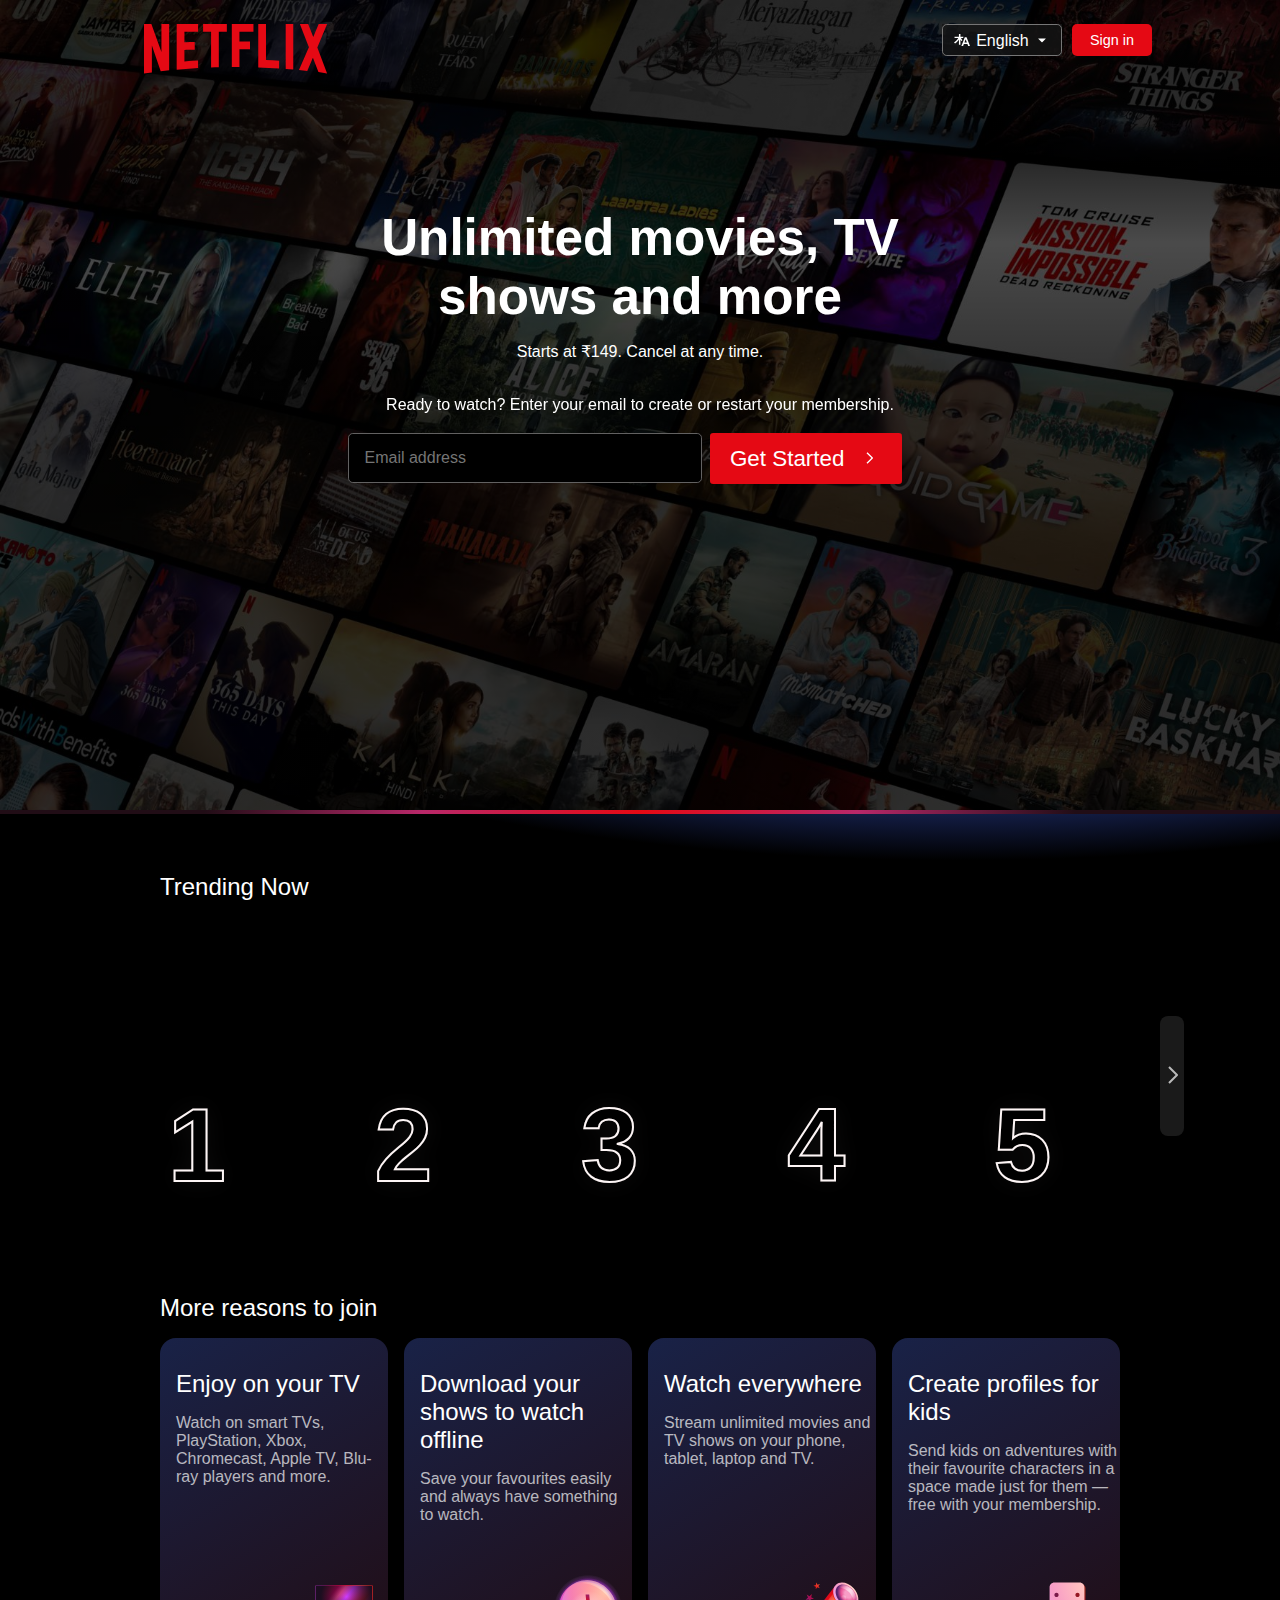
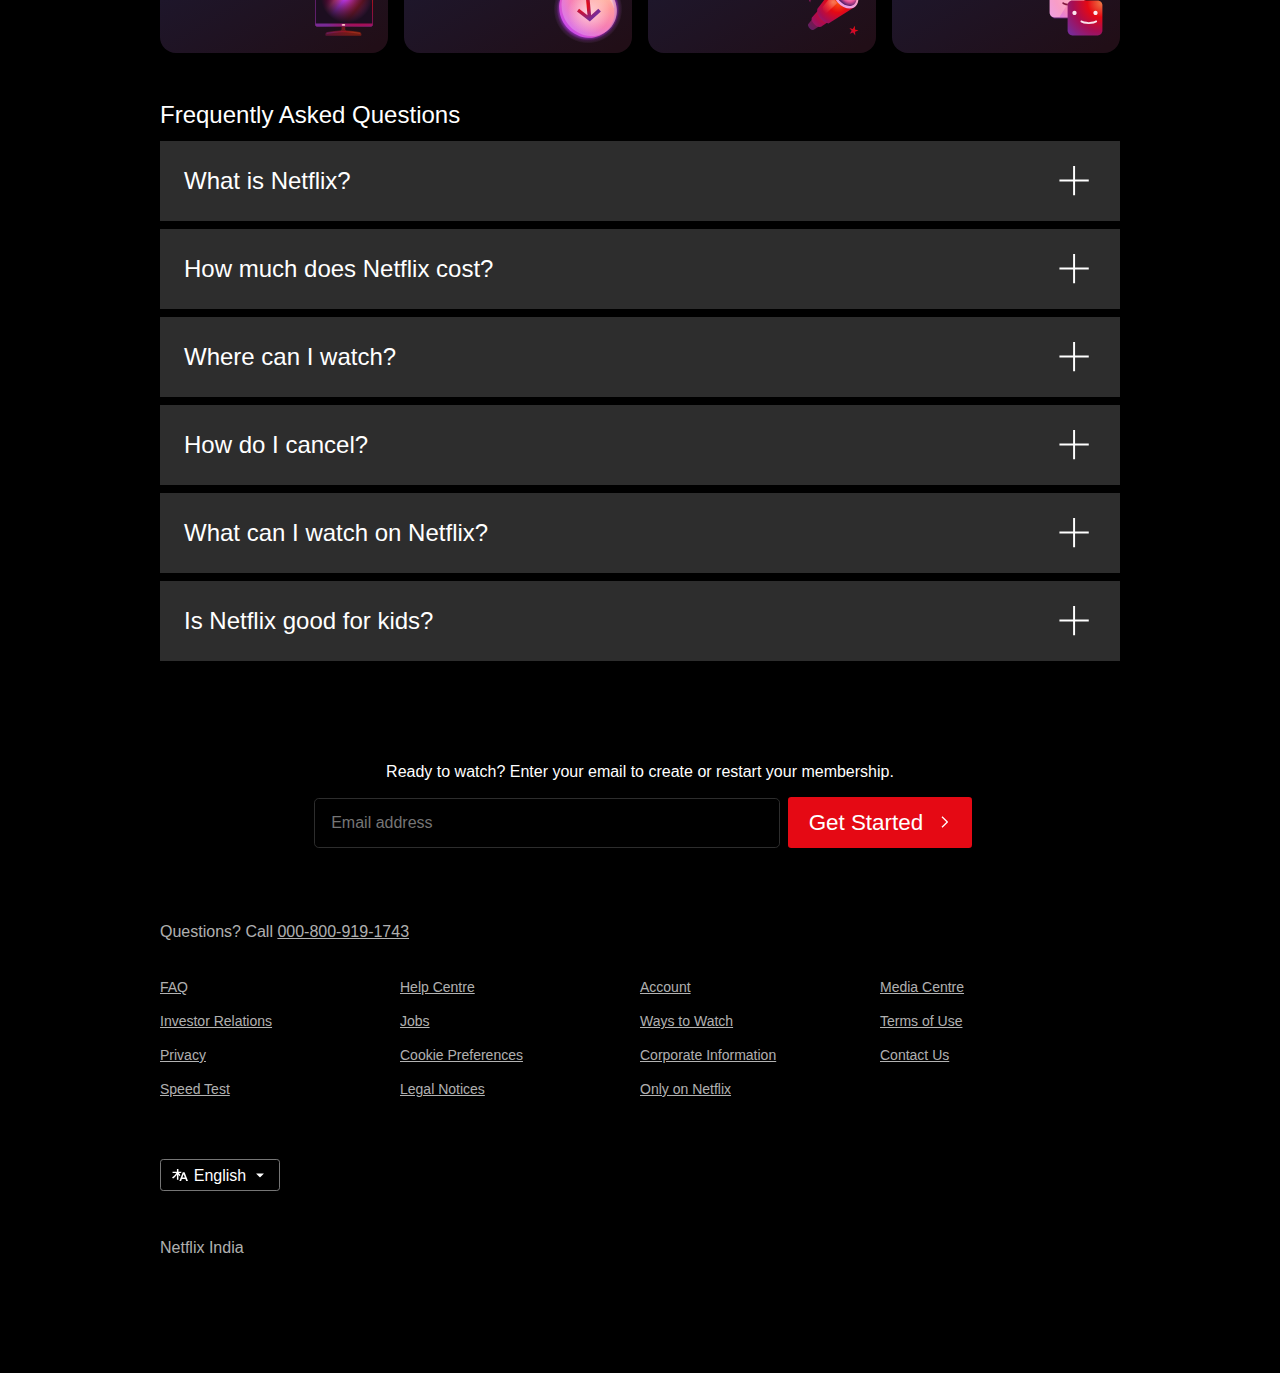
<file: N.html>
<!DOCTYPE html>
<html lang="en">

<head>
  <meta charset="UTF-8" />
  <meta name="viewport" content="width=device-width, initial-scale=1.0" />
  <title>Netflix India – Watch TV Shows Online, Watch Movies Online</title>
  <link rel="stylesheet" href="N.css" />

</head>

<body>
  <main>
    <div id="head">
      <div id="header">
        <div id="layout1">
          <svg viewBox="0 0 111 30" version="1.1" xmlns="http://www.w3.org/2000/svg"
            xmlns:xlink="http://www.w3.org/1999/xlink" aria-hidden="true" role="img"
            class="default-ltr-cache-1d568uk ev1dnif2">
            <g>
              <path
                d="M105.06233,14.2806261 L110.999156,30 C109.249227,29.7497422 107.500234,29.4366857 105.718437,29.1554972 L102.374168,20.4686475 L98.9371075,28.4375293 C97.2499766,28.1563408 95.5928391,28.061674 93.9057081,27.8432843 L99.9372012,14.0931671 L94.4680851,-5.68434189e-14 L99.5313525,-5.68434189e-14 L102.593495,7.87421502 L105.874965,-5.68434189e-14 L110.999156,-5.68434189e-14 L105.06233,14.2806261 Z M90.4686475,-5.68434189e-14 L85.8749649,-5.68434189e-14 L85.8749649,27.2499766 C87.3746368,27.3437061 88.9371075,27.4055675 90.4686475,27.5930265 L90.4686475,-5.68434189e-14 Z M81.9055207,26.93692 C77.7186241,26.6557316 73.5307901,26.4064111 69.250164,26.3117443 L69.250164,-5.68434189e-14 L73.9366389,-5.68434189e-14 L73.9366389,21.8745899 C76.6248008,21.9373887 79.3120255,22.1557784 81.9055207,22.2804387 L81.9055207,26.93692 Z M64.2496954,10.6561065 L64.2496954,15.3435186 L57.8442216,15.3435186 L57.8442216,25.9996251 L53.2186709,25.9996251 L53.2186709,-5.68434189e-14 L66.3436123,-5.68434189e-14 L66.3436123,4.68741213 L57.8442216,4.68741213 L57.8442216,10.6561065 L64.2496954,10.6561065 Z M45.3435186,4.68741213 L45.3435186,26.2498828 C43.7810479,26.2498828 42.1876465,26.2498828 40.6561065,26.3117443 L40.6561065,4.68741213 L35.8121661,4.68741213 L35.8121661,-5.68434189e-14 L50.2183897,-5.68434189e-14 L50.2183897,4.68741213 L45.3435186,4.68741213 Z M30.749836,15.5928391 C28.687787,15.5928391 26.2498828,15.5928391 24.4999531,15.6875059 L24.4999531,22.6562939 C27.2499766,22.4678976 30,22.2495079 32.7809542,22.1557784 L32.7809542,26.6557316 L19.812541,27.6876933 L19.812541,-5.68434189e-14 L32.7809542,-5.68434189e-14 L32.7809542,4.68741213 L24.4999531,4.68741213 L24.4999531,10.9991564 C26.3126816,10.9991564 29.0936358,10.9054269 30.749836,10.9054269 L30.749836,15.5928391 Z M4.78114163,12.9684132 L4.78114163,29.3429562 C3.09401069,29.5313525 1.59340144,29.7497422 0,30 L0,-5.68434189e-14 L4.4690224,-5.68434189e-14 L10.562377,17.0315868 L10.562377,-5.68434189e-14 L15.2497891,-5.68434189e-14 L15.2497891,28.061674 C13.5935889,28.3437998 11.906458,28.4375293 10.1246602,28.6868498 L4.78114163,12.9684132 Z">
              </path>
            </g>
          </svg>
        </div>
        <div id="layout2">
          <div id="form">
            <div class="icon">
              <svg xmlns="http://www.w3.org/2000/svg" fill="none" role="img" viewBox="0 0 16 16" width="16" height="16"
                data-icon="LanguagesSmall" aria-hidden="true">
                <path fill-rule="evenodd" clip-rule="evenodd"
                  d="M10.7668 5.33333L10.5038 5.99715L9.33974 8.9355L8.76866 10.377L7.33333 14H9.10751L9.83505 12.0326H13.4217L14.162 14H16L12.5665 5.33333H10.8278H10.7668ZM10.6186 9.93479L10.3839 10.5632H11.1036H12.8856L11.6348 7.2136L10.6186 9.93479ZM9.52722 4.84224C9.55393 4.77481 9.58574 4.71045 9.62211 4.64954H6.41909V2H4.926V4.64954H0.540802V5.99715H4.31466C3.35062 7.79015 1.75173 9.51463 0 10.4283C0.329184 10.7138 0.811203 11.2391 1.04633 11.5931C2.55118 10.6795 3.90318 9.22912 4.926 7.57316V12.6667H6.41909V7.51606C6.81951 8.15256 7.26748 8.76169 7.7521 9.32292L8.31996 7.88955C7.80191 7.29052 7.34631 6.64699 6.9834 5.99715H9.06968L9.52722 4.84224Z"
                  fill="currentColor"></path>
              </svg>
            </div>
            <select id="bottom1">
              <option value="English">English</option>
              <option value="hindi">हिन्दी</option>
            </select>
            <div class="icon">
              <svg xmlns="http://www.w3.org/2000/svg" fill="none" role="img" viewBox="0 0 16 16" width="16" height="16"
                data-icon="CaretDownSmall" aria-hidden="true">
                <path fill-rule="evenodd" clip-rule="evenodd"
                  d="M11.5976 6.5C11.7461 6.5 11.8204 6.67956 11.7154 6.78457L8.23574 10.2643C8.10555 10.3945 7.89445 10.3945 7.76425 10.2643L4.28457 6.78457C4.17956 6.67956 4.25393 6.5 4.40244 6.5H11.5976Z"
                  fill="currentColor"></path>
              </svg>
            </div>
          </div>
          <button>Sign in</button>
        </div>
      </div>
    </div>
    <div id="box">
      <div class="container">
        <div class="content">
          <div class="middle">
            <h1>Unlimited movies, TV shows and more</h1>
            <p>Starts at ₹149. Cancel at any time.</p>
            <h3>Ready to watch? Enter your email to create or restart your membership.</h3>
            <div class="usertype">
              <form href="php.text">
                <input type="text" name="Email" placeholder="Email address">
              </form>
              <button name="submit">Get Started
                <div class="xyz">
                  <svg xmlns="http://www.w3.org/2000/svg" fill="none" role="img" viewBox="0 0 24 24" width="24"
                    height="24" data-icon="ChevronRightStandard" aria-hidden="true">
                    <path fill-rule="evenodd" clip-rule="evenodd"
                      d="M15.5859 12L8.29303 19.2928L9.70725 20.7071L17.7072 12.7071C17.8948 12.5195 18.0001 12.2652 18.0001 12C18.0001 11.7347 17.8948 11.4804 17.7072 11.2928L9.70724 3.29285L8.29303 4.70706L15.5859 12Z"
                      fill="currentColor"></path>
                  </svg>
                </div>
              </button>
            </div>
          </div>
        </div>
      </div>
    </div>
    </div>
    <div>

    </div>

    <div class="curve-container">
      <div class="blank"></div>
    </div>
    <div class="otherhalf">
      <div class="parts">
        <div id="apple">
          <h3>Trending Now</h3>
          <div class="movies">
            <div class="things">
              <div class="bee"><div class="div1"><span>1</span></div></div>
              <div class="bee"><div class="div2"><span>2</span></div></div>
              <div class="bee"><div class="div3"><span>3</span></div></div>
              <div class="bee"><div class="div4"><span>4</span></div></div>
              <div class="bee"><div class="div5"><span>5</span></div></div>
              <div class="bee"><div class="div6"><span>6</span></div></div>
              <div class="bee"><div class="div7"><span>7</span></div></div>
              <div class="bee"><div class="div8"><span>8</span></div></div>
              <div class="bee"><div class="div9"><span>9</span></div></div>
              <div class="bee"><div class="div10"><span>10</span></div></div>
              </div>
              <button id ="sidebutton">
                <svg xmlns="http://www.w3.org/2000/svg" fill="none" role="img" viewBox="0 0 24 24" width="24"
                  height="24" data-icon="ChevronRightStandard" aria-hidden="true">
                  <path fill-rule="evenodd" clip-rule="evenodd"
                    d="M15.5859 12L8.29303 19.2928L9.70725 20.7071L17.7072 12.7071C17.8948 12.5195 18.0001 12.2652 18.0001 12C18.0001 11.7347 17.8948 11.4804 17.7072 11.2928L9.70724 3.29285L8.29303 4.70706L15.5859 12Z"
                    fill="currentColor"></path>
                </svg>
              </button>
            
          </div>
       
            
    
        </div>
        <div class="why">
          <div id="reason">
            <h2>More reasons to join</h2>
            <div class="info">
              <div class="box1">
                <div class="style">
                  <div class="text">
                    <h3>Enjoy on your TV</h3>
                  </div>
                  <div class="para">
                    <p class="data">
                      Watch on smart TVs, PlayStation, Xbox, Chromecast, Apple TV, Blu-ray players and more.
                    </p>
                  </div>
                </div>
                <div class="svgs">
                  <svg width="72" height="72" viewBox="0 0 72 72" fill="none">
                    <g id="television-core-small">
                      <path id="Vector" fill-rule="evenodd" clip-rule="evenodd"
                        d="M37.2 53.3992C37.2 52.7365 36.6628 52.1992 36 52.1992H34.8C34.1373 52.1992 33.6 52.7365 33.6 53.3992V56.2636C33.6 56.9129 33.0834 57.4433 32.4347 57.4739C30.3013 57.5744 28.1719 57.7834 26.0546 58.1011L19.444 59.0926C18.2692 59.2688 17.4 60.2782 17.4 61.4662V62.0992C17.4 62.4304 17.6686 62.6992 18 62.6992H52.8C53.1314 62.6992 53.4 62.4304 53.4 62.0992V61.4662C53.4 60.2782 52.5309 59.2688 51.3561 59.0926L44.7454 58.1011C42.6282 57.7834 40.4987 57.5744 38.3653 57.4739C37.7167 57.4433 37.2 56.9129 37.2 56.2636V53.3992Z"
                        fill="url(#paint0_radial_5179_1308)"></path>
                      <path id="Vector_2"
                        d="M18.6 60.7388C18.6 60.2306 18.9587 59.796 19.4602 59.711C22.0196 59.2775 29.7585 58.0508 35.4 58.0508C41.0415 58.0508 48.7804 59.2775 51.3398 59.711C51.8412 59.796 52.2 60.2306 52.2 60.7388C52.2 60.902 52.0575 61.0268 51.8967 61.0004C50.1219 60.707 40.9704 59.2409 35.4 59.2409C29.8295 59.2409 20.678 60.707 18.9033 61.0004C18.7425 61.0268 18.6 60.902 18.6 60.7388Z"
                        fill="url(#paint1_radial_5179_1308)"></path>
                      <path id="Vector_3"
                        d="M63 12H8.99995C8.00584 12 7.19995 12.8059 7.19995 13.8V51.6C7.19995 52.5941 8.00584 53.4 8.99995 53.4H63C63.9941 53.4 64.8 52.5941 64.8 51.6V13.8C64.8 12.8059 63.9941 12 63 12Z"
                        fill="url(#paint2_linear_5179_1308)"></path>
                      <path id="Vector_4"
                        d="M63 12H8.99995C8.00584 12 7.19995 12.8059 7.19995 13.8V51.6C7.19995 52.5941 8.00584 53.4 8.99995 53.4H63C63.9941 53.4 64.8 52.5941 64.8 51.6V13.8C64.8 12.8059 63.9941 12 63 12Z"
                        fill="url(#paint3_radial_5179_1308)"></path>
                      <path id="Vector_5" fill-rule="evenodd" clip-rule="evenodd"
                        d="M8.99995 12.6H63C63.663 12.6 64.2 13.1372 64.2 13.8V50.4H7.79995V13.8C7.79995 13.1372 8.33719 12.6 8.99995 12.6ZM7.19995 50.4V13.8C7.19995 12.8059 8.00581 12 8.99995 12H63C63.9942 12 64.8 12.8059 64.8 13.8V50.4V51.6C64.8 52.5941 63.9942 53.4 63 53.4H8.99995C8.00581 53.4 7.19995 52.5941 7.19995 51.6V50.4Z"
                        fill="url(#paint4_radial_5179_1308)"></path>
                      <path id="Vector_6"
                        d="M35.4 52.8C36.3941 52.8 37.2 52.3971 37.2 51.9C37.2 51.4029 36.3941 51 35.4 51C34.4059 51 33.6 51.4029 33.6 51.9C33.6 52.3971 34.4059 52.8 35.4 52.8Z"
                        fill="url(#paint5_radial_5179_1308)"></path>
                    </g>
                    <defs>
                      <radialGradient id="paint0_radial_5179_1308" cx="0" cy="0" r="1" gradientUnits="userSpaceOnUse"
                        gradientTransform="translate(50.3269 49.3723) rotate(118.526) scale(55.1579 46.2871)">
                        <stop stop-color="#802600"></stop>
                        <stop offset="0.333333" stop-color="#6F181D"></stop>
                        <stop offset="0.666667" stop-color="#5B1333"></stop>
                        <stop offset="1" stop-color="#391945"></stop>
                      </radialGradient>
                      <radialGradient id="paint1_radial_5179_1308" cx="0" cy="0" r="1" gradientUnits="userSpaceOnUse"
                        gradientTransform="translate(48.1077 53.6128) rotate(158.116) scale(32.7275 42.219)">
                        <stop stop-color="#99421D"></stop>
                        <stop offset="0.333333" stop-color="#99161D"></stop>
                        <stop offset="0.666667" stop-color="#7D1845"></stop>
                        <stop offset="1" stop-color="#59216E"></stop>
                      </radialGradient>
                      <linearGradient id="paint2_linear_5179_1308" x1="10.4727" y1="14.9572" x2="56.1755" y2="51.4814"
                        gradientUnits="userSpaceOnUse">
                        <stop stop-color="#99161D"></stop>
                        <stop offset="0.245283" stop-color="#CA005B"></stop>
                        <stop offset="0.346698" stop-color="#FF479A"></stop>
                        <stop offset="0.46934" stop-color="#CC3CFF"></stop>
                        <stop offset="0.735849" stop-color="#BC1A22"></stop>
                        <stop offset="1" stop-color="#C94FF5"></stop>
                      </linearGradient>
                      <radialGradient id="paint3_radial_5179_1308" cx="0" cy="0" r="1" gradientUnits="userSpaceOnUse"
                        gradientTransform="translate(38.6181 23.8286) rotate(90) scale(25.9571 25.8545)">
                        <stop stop-color="#1C0E20" stop-opacity="0"></stop>
                        <stop offset="1" stop-color="#1C0E20"></stop>
                      </radialGradient>
                      <radialGradient id="paint4_radial_5179_1308" cx="0" cy="0" r="1" gradientUnits="userSpaceOnUse"
                        gradientTransform="translate(54 20.1938) rotate(144.293) scale(47.2897 44.8232)">
                        <stop stop-color="#EF7744"></stop>
                        <stop offset="0.333333" stop-color="#E50914"></stop>
                        <stop offset="0.666667" stop-color="#A70D53"></stop>
                        <stop offset="1" stop-color="#792A95"></stop>
                      </radialGradient>
                      <radialGradient id="paint5_radial_5179_1308" cx="0" cy="0" r="1" gradientUnits="userSpaceOnUse"
                        gradientTransform="translate(36.525 51.3562) rotate(135) scale(4.58735)">
                        <stop stop-color="#FFDCCC"></stop>
                        <stop offset="0.333333" stop-color="#FFBDC0"></stop>
                        <stop offset="0.666667" stop-color="#F89DC6"></stop>
                        <stop offset="1" stop-color="#E4A1FA"></stop>
                      </radialGradient>
                    </defs>
                  </svg>
                </div>

              </div>
              <div class="box1">
                <div class="style">
                  <div class="text">
                    <h3> Download your shows to watch offline</h3>
                  </div>
                  <div class="para">
                    <p class="data">Save your favourites easily and always have something to watch.</p>
                  </div>

                </div>
                <div class="svgs">
                  <svg width="72" height="72" viewBox="0 0 72 72" fill="none">
                    <g id="download-core-small">
                      <path id="Vector"
                        d="M36 70.2008C54.8882 70.2008 70.2001 54.8889 70.2001 36.0008C70.2001 17.1126 54.8882 1.80078 36 1.80078C17.1119 1.80078 1.80005 17.1126 1.80005 36.0008C1.80005 54.8889 17.1119 70.2008 36 70.2008Z"
                        fill="url(#paint0_radial_5179_7940)"></path>
                      <path id="Vector_2" opacity="0.4"
                        d="M64.7658 36.195C65.5206 51.5916 53.7908 63.5824 38.5668 62.977C23.3428 62.3722 10.3893 49.4 9.63446 34.0034C8.87954 18.6068 20.6091 6.61594 35.8331 7.22116C51.0571 7.82638 64.0104 20.7984 64.7658 36.195Z"
                        fill="url(#paint1_radial_5179_7940)"></path>
                      <path id="Vector_3"
                        d="M62.3657 37.9958C63.1205 53.3924 51.3908 65.3832 36.1668 64.7778C20.9428 64.173 7.9893 51.2008 7.23444 35.8041C6.47952 20.4075 18.2091 8.41672 33.4331 9.02194C48.6571 9.62716 61.6103 22.5992 62.3657 37.9958Z"
                        fill="url(#paint2_radial_5179_7940)"></path>
                      <path id="Vector_4" opacity="0.5"
                        d="M64.7658 36.195C65.5206 51.5916 53.7908 63.5824 38.5668 62.977C23.3428 62.3722 10.3893 49.4 9.63446 34.0034C8.87954 18.6068 20.6091 6.61594 35.8331 7.22116C51.0571 7.82638 64.0104 20.7984 64.7658 36.195Z"
                        fill="url(#paint3_radial_5179_7940)"></path>
                      <path id="Vector_5" opacity="0.6"
                        d="M36.9 60.6C48.6636 60.6 58.2 51.0637 58.2 39.3C58.2 27.5363 48.6636 18 36.9 18C25.1363 18 15.6 27.5363 15.6 39.3C15.6 51.0637 25.1363 60.6 36.9 60.6Z"
                        fill="url(#paint4_radial_5179_7940)"></path>
                      <path id="Vector_6" fill-rule="evenodd" clip-rule="evenodd"
                        d="M39.0849 42.2727L46.3387 35.76L48.8945 38.5142L38.9118 47.477L37.8466 48.4333L36.6071 47.477L24.9899 38.5142L27.0434 35.76L35.4849 42.2727L33.6 21.6016H37.2L39.0849 42.2727Z"
                        fill="url(#paint5_radial_5179_7940)"></path>
                      <path id="Vector_7" opacity="0.4" fill-rule="evenodd" clip-rule="evenodd"
                        d="M61.6566 34.9618C61.7832 35.3893 62.391 35.3233 62.3694 34.878C61.6962 21.1369 50.1509 9.55975 36.5817 9.01957C34.4606 8.93515 32.4155 9.12541 30.4772 9.55909C30.0745 9.64915 30.1575 10.2082 30.5697 10.2246C45.0094 10.7979 57.6246 21.2971 61.6566 34.9618Z"
                        fill="url(#paint6_radial_5179_7940)"></path>
                    </g>
                    <defs>
                      <radialGradient id="paint0_radial_5179_7940" cx="0" cy="0" r="1" gradientUnits="userSpaceOnUse"
                        gradientTransform="translate(36.0001 36.1837) rotate(-90) scale(34.3829)">
                        <stop offset="0.782019" stop-color="#982DBE"></stop>
                        <stop offset="0.906819" stop-color="#B038DC" stop-opacity="0.2"></stop>
                        <stop offset="1" stop-color="#E4A1FA" stop-opacity="0"></stop>
                      </radialGradient>
                      <radialGradient id="paint1_radial_5179_7940" cx="0" cy="0" r="1" gradientUnits="userSpaceOnUse"
                        gradientTransform="translate(52.9937 20.0992) rotate(135) scale(49.9836)">
                        <stop stop-color="#FFDCCC"></stop>
                        <stop offset="0.333333" stop-color="#FFBDC0"></stop>
                        <stop offset="0.666667" stop-color="#F89DC6"></stop>
                        <stop offset="1" stop-color="#E4A1FA"></stop>
                      </radialGradient>
                      <radialGradient id="paint2_radial_5179_7940" cx="0" cy="0" r="1" gradientUnits="userSpaceOnUse"
                        gradientTransform="translate(52.7999 19.6937) rotate(135) scale(53.1037)">
                        <stop stop-color="#FFA984"></stop>
                        <stop offset="0.333333" stop-color="#FF787F"></stop>
                        <stop offset="0.666667" stop-color="#F45FA2"></stop>
                        <stop offset="1" stop-color="#C44AF1"></stop>
                      </radialGradient>
                      <radialGradient id="paint3_radial_5179_7940" cx="0" cy="0" r="1" gradientUnits="userSpaceOnUse"
                        gradientTransform="translate(52.9937 20.0992) rotate(135) scale(49.9836)">
                        <stop stop-color="#FFDCCC"></stop>
                        <stop offset="0.333333" stop-color="#FFBDC0"></stop>
                        <stop offset="0.666667" stop-color="#F89DC6"></stop>
                        <stop offset="1" stop-color="#E4A1FA"></stop>
                      </radialGradient>
                      <radialGradient id="paint4_radial_5179_7940" cx="0" cy="0" r="1" gradientUnits="userSpaceOnUse"
                        gradientTransform="translate(36.9 39.3) scale(21.3)">
                        <stop stop-color="white"></stop>
                        <stop offset="1" stop-color="white" stop-opacity="0"></stop>
                      </radialGradient>
                      <radialGradient id="paint5_radial_5179_7940" cx="0" cy="0" r="1" gradientUnits="userSpaceOnUse"
                        gradientTransform="translate(31.2 32.1016) rotate(39.5226) scale(15.5567)">
                        <stop stop-color="#EF7744"></stop>
                        <stop offset="0.2406" stop-color="#E50914"></stop>
                        <stop offset="1" stop-color="#792A95"></stop>
                      </radialGradient>
                      <radialGradient id="paint6_radial_5179_7940" cx="0" cy="0" r="1" gradientUnits="userSpaceOnUse"
                        gradientTransform="translate(50.7 21.3) rotate(-180) scale(30)">
                        <stop stop-color="white"></stop>
                        <stop offset="1" stop-color="white" stop-opacity="0"></stop>
                      </radialGradient>
                    </defs>
                  </svg>
                </div>



              </div>

              <div class="box1">
                <div class="style">
                  <div class="text">
                    <h3>Watch everywhere</h3>
                  </div>
                  <div class="para">
                    <p class="data">
                      Stream unlimited movies and TV shows on your phone, tablet, laptop and TV.
                    </p>
                  </div>
                </div>
                <div class="svgs">
                  <svg width="72" height="72" viewBox="0 0 72 72" fill="none">
                    <g id="telescope-core-small">
                      <path id="Vector"
                        d="M24.0492 36.6016L33.6 46.3898L17.8029 56.8633C17.8029 56.8633 15.8891 57.6983 13.625 55.2638C11.361 52.8293 12.1235 51.238 12.1235 51.238L24.0492 36.6016Z"
                        fill="url(#paint0_radial_5179_1664)"></path>
                      <path id="Vector_2"
                        d="M25.0344 34.1992L36 46.151L25.0616 53.8043C25.0616 53.8043 21.8289 55.0984 18.0987 51.0172C14.3686 46.9358 15.9198 44.5105 15.9198 44.5105L25.0344 34.1992Z"
                        fill="url(#paint1_radial_5179_1664)"></path>
                      <path id="Vector_3"
                        d="M39 13.0195L59.1 33.6788L32.5325 50.4142C32.5325 50.4142 28.7459 50.2552 24.3978 45.4897C20.0498 40.7243 21.4096 35.8101 21.4096 35.8101L39 13.0195Z"
                        fill="url(#paint2_radial_5179_1664)"></path>
                      <path id="Vector_4"
                        d="M57.6709 15.3516C63.1044 21.2807 63.9858 29.2883 59.6386 33.2371C55.2916 37.186 47.3628 35.5806 41.9292 29.6515C36.4954 23.7224 35.6145 15.7148 39.9615 11.766C44.3084 7.81716 52.2372 9.42252 57.6709 15.3516Z"
                        fill="url(#paint3_radial_5179_1664)"></path>
                      <path id="Vector_5"
                        d="M58.3787 31.255C54.8121 34.5032 48.2143 33.0817 43.6421 28.0798C39.07 23.078 38.2547 16.39 41.8213 13.1419C45.3879 9.89364 51.9857 11.3152 56.5579 16.3171C61.1298 21.3189 61.9452 28.0069 58.3787 31.255Z"
                        fill="url(#paint4_radial_5179_1664)"></path>
                      <path id="Vector_6" opacity="0.85"
                        d="M59.6783 28.823C60.576 24.1785 59.6544 20.5934 56.1603 16.6199C52.6662 12.6464 47.3508 10.8657 43.7796 12.7598C39.371 15.098 48.3734 13.5961 53.4577 19.5815C57.8259 24.724 58.8516 33.1009 59.6783 28.823Z"
                        fill="url(#paint5_radial_5179_1664)"></path>
                      <path id="Vector_7" opacity="0.4"
                        d="M50.3979 25.2452C50.4549 26.7239 49.2932 27.7677 47.8032 27.5766C46.3131 27.3856 45.059 26.032 45.002 24.5532C44.945 23.0745 46.1067 22.0307 47.5968 22.2218C49.0868 22.4128 50.341 23.7664 50.3979 25.2452Z"
                        fill="url(#paint6_radial_5179_1664)"></path>
                      <path id="Vector_8" opacity="0.6"
                        d="M36.9217 21.0039L26.4258 34.3627C26.3297 36.4604 28.2903 39.5534 30.0334 40.8344L41.2345 29.9105C39.6 28.2005 36.9591 24.1025 36.9217 21.0039Z"
                        fill="url(#paint7_radial_5179_1664)"></path>
                      <path id="Vector_9" fill-rule="evenodd" clip-rule="evenodd"
                        d="M20.0576 9.60156L21.479 11.7187L24 11.0654L22.3575 13.0272L23.7789 15.1444L21.3424 14.2397L19.7 16.2016L19.8365 13.6806L17.4 12.7759L19.9209 12.1225L20.0576 9.60156ZM58.776 52.8016L58.9623 56.4685L62.4 57.4188L59.0774 58.7347L59.2637 62.4016L57.0239 59.548L53.7014 60.8638L55.6397 57.7843L53.4 54.9307L56.8377 55.8811L58.776 52.8016ZM15.206 24.2101L15.8768 21.0016L13.4793 23.1964L10.6853 21.5563L11.9975 24.553L9.59998 26.7478L12.8085 26.405L14.1207 29.4016L14.7915 26.1931L18 25.8502L15.206 24.2101Z"
                        fill="url(#paint8_linear_5179_1664)"></path>
                    </g>
                    <defs>
                      <radialGradient id="paint0_radial_5179_1664" cx="0" cy="0" r="1" gradientUnits="userSpaceOnUse"
                        gradientTransform="translate(36.6875 32.7016) rotate(135) scale(34.9134)">
                        <stop stop-color="#99421D"></stop>
                        <stop offset="0.333333" stop-color="#99161D"></stop>
                        <stop offset="0.666667" stop-color="#7D1845"></stop>
                        <stop offset="1" stop-color="#59216E"></stop>
                      </radialGradient>
                      <radialGradient id="paint1_radial_5179_1664" cx="0" cy="0" r="1" gradientUnits="userSpaceOnUse"
                        gradientTransform="translate(42.5937 27.2992) rotate(135) scale(44.5477 44.5279)">
                        <stop stop-color="#EF7744"></stop>
                        <stop offset="0.333333" stop-color="#E50914"></stop>
                        <stop offset="0.666667" stop-color="#A70D53"></stop>
                        <stop offset="1" stop-color="#792A95"></stop>
                      </radialGradient>
                      <radialGradient id="paint2_radial_5179_1664" cx="0" cy="0" r="1" gradientUnits="userSpaceOnUse"
                        gradientTransform="translate(42.3 29.106) rotate(135) scale(31.8127)">
                        <stop stop-color="#FB540D"></stop>
                        <stop offset="0.333333" stop-color="#E50914"></stop>
                        <stop offset="0.666667" stop-color="#A70D53"></stop>
                        <stop offset="1" stop-color="#792A95"></stop>
                      </radialGradient>
                      <radialGradient id="paint3_radial_5179_1664" cx="0" cy="0" r="1" gradientUnits="userSpaceOnUse"
                        gradientTransform="translate(57.675 14.7078) rotate(134.326) scale(24.0433 24.0367)">
                        <stop stop-color="#FFDCCC"></stop>
                        <stop offset="0.333333" stop-color="#FFBDC0"></stop>
                        <stop offset="0.666667" stop-color="#F89DC6"></stop>
                        <stop offset="1" stop-color="#E4A1FA"></stop>
                      </radialGradient>
                      <radialGradient id="paint4_radial_5179_1664" cx="0" cy="0" r="1" gradientUnits="userSpaceOnUse"
                        gradientTransform="translate(52.1305 21.273) rotate(141.875) scale(9.87138 12.8159)">
                        <stop offset="0.307292" stop-color="#F89DC6"></stop>
                        <stop offset="0.645392" stop-color="#E75094"></stop>
                        <stop offset="1" stop-color="#59216E"></stop>
                      </radialGradient>
                      <radialGradient id="paint5_radial_5179_1664" cx="0" cy="0" r="1" gradientUnits="userSpaceOnUse"
                        gradientTransform="translate(55.8 15.6) rotate(135) scale(13.1522)">
                        <stop stop-color="white"></stop>
                        <stop offset="1" stop-color="white" stop-opacity="0"></stop>
                      </radialGradient>
                      <radialGradient id="paint6_radial_5179_1664" cx="0" cy="0" r="1" gradientUnits="userSpaceOnUse"
                        gradientTransform="translate(49.2362 22.9648) rotate(131.079) scale(5.08644 6.006)">
                        <stop stop-color="white"></stop>
                        <stop offset="1" stop-color="white" stop-opacity="0"></stop>
                      </radialGradient>
                      <radialGradient id="paint7_radial_5179_1664" cx="0" cy="0" r="1" gradientUnits="userSpaceOnUse"
                        gradientTransform="translate(36.8758 29.1353) rotate(137.622) scale(13.5764)">
                        <stop stop-color="#FFA984"></stop>
                        <stop offset="1" stop-color="#F7636B" stop-opacity="0"></stop>
                      </radialGradient>
                      <linearGradient id="paint8_linear_5179_1664" x1="44.65" y1="27.9016" x2="24.25" y2="48.3016"
                        gradientUnits="userSpaceOnUse">
                        <stop stop-color="#EF7744"></stop>
                        <stop offset="0.333333" stop-color="#E50914"></stop>
                        <stop offset="0.666667" stop-color="#A70D53"></stop>
                        <stop offset="1" stop-color="#792A95"></stop>
                      </linearGradient>
                    </defs>
                  </svg>
                </div>


              </div>
              <div class="box1">
                <div class="style">
                  <div class="text">
                    <h3>Create profiles for kids</h3>
                  </div>
                  <div class="para">
                    <p class="data">
                      Send kids on adventures with their favourite characters in a space made just for them — free with
                      your membership.
                    </p>
                  </div>
                </div>
                <div class="svgs">
                  <svg width="72" height="72" viewBox="0 0 72 72" fill="none">
                    <g id="profiles-core-small">
                      <path id="Vector"
                        d="M10.8 15.6008C10.8 12.9499 12.949 10.8008 15.5999 10.8008H40.8C43.4509 10.8008 45.6 12.9498 45.6 15.6008V40.8007C45.6 43.4516 43.4509 45.6007 40.8 45.6007H15.6C12.949 45.6007 10.8 43.4517 10.8 40.8007V15.6008Z"
                        fill="url(#paint0_radial_5179_7919)"></path>
                      <path id="Vector_2"
                        d="M9.59998 14.4016C9.59998 11.7506 11.749 9.60162 14.4 9.60156H39.6C42.251 9.60156 44.4 11.7506 44.4 14.4016V39.6015C44.4 42.2525 42.251 44.4015 39.6 44.4015H14.4C11.749 44.4016 9.59998 42.2525 9.59998 39.6015V14.4016Z"
                        fill="url(#paint1_radial_5179_7919)"></path>
                      <path id="Vector_3"
                        d="M18.6 21.9008C18.6 23.0606 17.6598 24.0008 16.5 24.0008C15.3402 24.0008 14.4 23.0606 14.4 21.9008C14.4 20.741 15.3402 19.8008 16.5 19.8008C17.6598 19.8008 18.6 20.741 18.6 21.9008Z"
                        fill="url(#paint2_radial_5179_7919)"></path>
                      <path id="Vector_4"
                        d="M39.6 21.9008C39.6 23.0606 38.6598 24.0008 37.5 24.0008C36.3402 24.0008 35.4 23.0606 35.4 21.9008C35.4 20.741 36.3402 19.8008 37.5 19.8008C38.6598 19.8008 39.6 20.741 39.6 21.9008Z"
                        fill="url(#paint3_radial_5179_7919)"></path>
                      <path id="Vector_5"
                        d="M23.6713 29.4501C23.2437 29.1967 22.6917 29.3379 22.4383 29.7655C22.1848 30.1932 22.3261 30.7452 22.7537 30.9986C23.8254 31.6337 26.769 32.7744 30.6375 32.7744C34.506 32.7744 37.4497 31.6337 38.5213 30.9986C38.949 30.7452 39.0902 30.1932 38.8368 29.7655C38.5834 29.3379 38.0313 29.1967 37.6037 29.4501C36.8191 29.9151 34.194 30.9744 30.6375 30.9744C27.081 30.9744 24.456 29.9151 23.6713 29.4501Z"
                        fill="url(#paint4_radial_5179_7919)"></path>
                      <path id="Vector_6" opacity="0.35"
                        d="M19.2 44.4016H28.2L32.4 27.6016C30.2787 28.1801 28.4542 29.5387 27.2921 31.4053L19.2 44.4016Z"
                        fill="url(#paint5_radial_5179_7919)"></path>
                      <path id="Vector_7"
                        d="M27.6 32.4016C27.6 29.7506 29.749 27.6016 32.4 27.6016L57.6 27.6016C60.2508 27.6016 62.4 29.7506 62.4 32.4016V57.6015C62.4 60.2524 60.2508 62.4016 57.6 62.4016H32.4C29.749 62.4016 27.6 60.2524 27.6 57.6016V32.4016Z"
                        fill="url(#paint6_radial_5179_7919)"></path>
                      <path id="Vector_8"
                        d="M36.6 39.9008C36.6 41.0606 35.6598 42.0008 34.5 42.0008C33.3402 42.0008 32.4 41.0606 32.4 39.9008C32.4 38.741 33.3402 37.8008 34.5 37.8008C35.6598 37.8008 36.6 38.741 36.6 39.9008Z"
                        fill="url(#paint7_radial_5179_7919)"></path>
                      <path id="Vector_9"
                        d="M57.6 39.9008C57.6 41.0606 56.6598 42.0008 55.5 42.0008C54.3402 42.0008 53.4 41.0606 53.4 39.9008C53.4 38.741 54.3402 37.8008 55.5 37.8008C56.6598 37.8008 57.6 38.741 57.6 39.9008Z"
                        fill="url(#paint8_radial_5179_7919)"></path>
                      <path id="Vector_10"
                        d="M41.8213 47.6025C41.3937 47.349 40.8416 47.4903 40.5882 47.9179C40.3348 48.3455 40.476 48.8976 40.9037 49.1509C41.9753 49.786 44.919 50.9267 48.7875 50.9267C52.656 50.9267 55.5996 49.786 56.6713 49.1509C57.0989 48.8976 57.2402 48.3455 56.9867 47.9179C56.7333 47.4903 56.1813 47.349 55.7537 47.6025C54.969 48.0674 52.344 49.1267 48.7875 49.1267C45.231 49.1267 42.6059 48.0674 41.8213 47.6025Z"
                        fill="url(#paint9_radial_5179_7919)"></path>
                    </g>
                    <defs>
                      <radialGradient id="paint0_radial_5179_7919" cx="0" cy="0" r="1" gradientUnits="userSpaceOnUse"
                        gradientTransform="translate(39.075 17.6882) rotate(135) scale(32.8097)">
                        <stop stop-color="#99421D"></stop>
                        <stop offset="0.333333" stop-color="#99161D"></stop>
                        <stop offset="0.666667" stop-color="#7D1845"></stop>
                        <stop offset="1" stop-color="#59216E"></stop>
                      </radialGradient>
                      <radialGradient id="paint1_radial_5179_7919" cx="0" cy="0" r="1" gradientUnits="userSpaceOnUse"
                        gradientTransform="translate(62.4 8.70157) rotate(133.87) scale(75.3216)">
                        <stop stop-color="#FFDCCC"></stop>
                        <stop offset="0.333333" stop-color="#FFBDC0"></stop>
                        <stop offset="0.666667" stop-color="#F89DC6"></stop>
                        <stop offset="1" stop-color="#E4A1FA"></stop>
                      </radialGradient>
                      <radialGradient id="paint2_radial_5179_7919" cx="0" cy="0" r="1" gradientUnits="userSpaceOnUse"
                        gradientTransform="translate(60.3 11.1008) rotate(133.939) scale(68.7426 55.9547)">
                        <stop stop-color="#99421D"></stop>
                        <stop offset="0.333333" stop-color="#99161D"></stop>
                        <stop offset="0.666667" stop-color="#7D1845"></stop>
                        <stop offset="1" stop-color="#59216E"></stop>
                      </radialGradient>
                      <radialGradient id="paint3_radial_5179_7919" cx="0" cy="0" r="1" gradientUnits="userSpaceOnUse"
                        gradientTransform="translate(60.3 11.1008) rotate(133.939) scale(68.7426 55.9547)">
                        <stop stop-color="#99421D"></stop>
                        <stop offset="0.333333" stop-color="#99161D"></stop>
                        <stop offset="0.666667" stop-color="#7D1845"></stop>
                        <stop offset="1" stop-color="#59216E"></stop>
                      </radialGradient>
                      <radialGradient id="paint4_radial_5179_7919" cx="0" cy="0" r="1" gradientUnits="userSpaceOnUse"
                        gradientTransform="translate(60.3 11.0994) rotate(133.939) scale(68.7426 55.9548)">
                        <stop stop-color="#99421D"></stop>
                        <stop offset="0.333333" stop-color="#99161D"></stop>
                        <stop offset="0.666667" stop-color="#7D1845"></stop>
                        <stop offset="1" stop-color="#59216E"></stop>
                      </radialGradient>
                      <radialGradient id="paint5_radial_5179_7919" cx="0" cy="0" r="1" gradientUnits="userSpaceOnUse"
                        gradientTransform="translate(39.6 27.9016) rotate(135) scale(23.3345)">
                        <stop stop-color="#FFA984"></stop>
                        <stop offset="0.333333" stop-color="#FF787F"></stop>
                        <stop offset="0.666667" stop-color="#F45FA2"></stop>
                        <stop offset="1" stop-color="#C44AF1"></stop>
                      </radialGradient>
                      <radialGradient id="paint6_radial_5179_7919" cx="0" cy="0" r="1" gradientUnits="userSpaceOnUse"
                        gradientTransform="translate(61.8 29.7016) rotate(135) scale(43.2749)">
                        <stop stop-color="#EF7744"></stop>
                        <stop offset="0.333333" stop-color="#E50914"></stop>
                        <stop offset="0.666667" stop-color="#A70D53"></stop>
                        <stop offset="1" stop-color="#792A95"></stop>
                      </radialGradient>
                      <radialGradient id="paint7_radial_5179_7919" cx="0" cy="0" r="1" gradientUnits="userSpaceOnUse"
                        gradientTransform="translate(62.1 11.1008) rotate(137.146) scale(73.6614 60.3576)">
                        <stop stop-color="#FFDCCC"></stop>
                        <stop offset="0.333333" stop-color="#FDF6F6"></stop>
                        <stop offset="0.666667" stop-color="#FADCE9"></stop>
                        <stop offset="1" stop-color="#E4A1FA"></stop>
                      </radialGradient>
                      <radialGradient id="paint8_radial_5179_7919" cx="0" cy="0" r="1" gradientUnits="userSpaceOnUse"
                        gradientTransform="translate(62.1 11.1008) rotate(137.146) scale(73.6614 60.3576)">
                        <stop stop-color="#FFDCCC"></stop>
                        <stop offset="0.333333" stop-color="#FDF6F6"></stop>
                        <stop offset="0.666667" stop-color="#FADCE9"></stop>
                        <stop offset="1" stop-color="#E4A1FA"></stop>
                      </radialGradient>
                      <radialGradient id="paint9_radial_5179_7919" cx="0" cy="0" r="1" gradientUnits="userSpaceOnUse"
                        gradientTransform="translate(62.1 11.1017) rotate(137.146) scale(73.6614 60.3576)">
                        <stop stop-color="#FFDCCC"></stop>
                        <stop offset="0.333333" stop-color="#FDF6F6"></stop>
                        <stop offset="0.666667" stop-color="#FADCE9"></stop>
                        <stop offset="1" stop-color="#E4A1FA"></stop>
                      </radialGradient>
                    </defs>
                  </svg>
                </div>
              </div>
    
            </div>
            <div class="ac">
              <div class="h"><h2>Frequently Asked Questions</h2></div>
              <div class="Questions">
              <button class="b1"><div class="queries"><h3>What is Netflix?</h3>
                  <svg xmlns="http://www.w3.org/2000/svg" fill="none" role="img" viewBox="0 0 36 36" width="36" height="36" data-icon="PlusLarge" aria-hidden="true" class="accordion-heading_iconStyles__199uojx2 accordion-heading_iconStyles_isOpen_false__199uojx4 default-ltr-cache-1xj76yz e164gv2o4"><path fill-rule="evenodd" clip-rule="evenodd" d="M17 17V3H19V17H33V19H19V33H17V19H3V17H17Z" fill="currentColor"></path></svg></div></button>
                
                  <div class="page"><span>Netflix is a streaming service that offers a wide variety of award-winning TV shows, movies, anime, documentaries and more – on thousands of internet-connected devices.</span>
                    <br>
                    <br>
                  <span>You can watch as much as you want, whenever you want, without a single ad – all for one low monthly price. There's always something new to discover, and new TV shows and movies are added every week!</span>
                 </div>
                <button class="b2"><div class="queries"><h3>How much does Netflix cost?</h3><svg xmlns="http://www.w3.org/2000/svg" fill="none" role="img" viewBox="0 0 36 36" width="36" height="36" data-icon="PlusLarge" aria-hidden="true" class="accordion-heading_iconStyles__199uojx2 accordion-heading_iconStyles_isOpen_false__199uojx4 default-ltr-cache-1xj76yz e164gv2o4"><path fill-rule="evenodd" clip-rule="evenodd" d="M17 17V3H19V17H33V19H19V33H17V19H3V17H17Z" fill="currentColor"></path></svg></div></button>
                <div class="page"><span>Watch Netflix on your smartphone, tablet, Smart TV, laptop, or streaming device, all for one fixed monthly fee. Plans range from ₹149 to ₹649 a month. No extra costs, no contracts.</span></div>
              
                <button class="b3"><div class="queries"><h3>Where can I watch?</h3><svg xmlns="http://www.w3.org/2000/svg" fill="none" role="img" viewBox="0 0 36 36" width="36" height="36" data-icon="PlusLarge" aria-hidden="true" class="accordion-heading_iconStyles__199uojx2 accordion-heading_iconStyles_isOpen_false__199uojx4 default-ltr-cache-1xj76yz e164gv2o4"><path fill-rule="evenodd" clip-rule="evenodd" d="M17 17V3H19V17H33V19H19V33H17V19H3V17H17Z" fill="currentColor"></path></svg></div></button>
                <div class="page"><span>Watch anywhere, anytime. Sign in with your Netflix account to watch instantly on the web at netflix.com from your personal computer or on any internet-connected device that offers the Netflix app, including smart TVs, smartphones, tablets, streaming media players and game consoles.</span>
                  <br>
                  <br>
                  <span>You can also download your favourite shows with the iOS or Android app. Use downloads to watch while you're on the go and without an internet connection. Take Netflix with you anywhere.</span></div>
              
                <button class="b4"><div class="queries"><h3>How do I cancel?</h3><svg xmlns="http://www.w3.org/2000/svg" fill="none" role="img" viewBox="0 0 36 36" width="36" height="36" data-icon="PlusLarge" aria-hidden="true" class="accordion-heading_iconStyles__199uojx2 accordion-heading_iconStyles_isOpen_false__199uojx4 default-ltr-cache-1xj76yz e164gv2o4"><path fill-rule="evenodd" clip-rule="evenodd" d="M17 17V3H19V17H33V19H19V33H17V19H3V17H17Z" fill="currentColor"></path></svg></div></button>
                <div class="page"><span>You can also download your favourite shows with the iOS or Android app. Use downloads to watch while you're on the go and without an internet connection. Take Netflix with you anywhere.</span></div>
               
                <button class="b5"><div class="queries"><h3>What can I watch on Netflix?</h3><svg xmlns="http://www.w3.org/2000/svg" fill="none" role="img" viewBox="0 0 36 36" width="36" height="36" data-icon="PlusLarge" aria-hidden="true" class="accordion-heading_iconStyles__199uojx2 accordion-heading_iconStyles_isOpen_false__199uojx4 default-ltr-cache-1xj76yz e164gv2o4"><path fill-rule="evenodd" clip-rule="evenodd" d="M17 17V3H19V17H33V19H19V33H17V19H3V17H17Z" fill="currentColor"></path></svg></div></button>
               <div class="page"><span>Netflix has an extensive library of feature films, documentaries, TV shows, anime, award-winning Netflix originals, and more. Watch as much as you want, anytime you want.</span></div>
                <button class="b6"><div class="queries"><h3>Is Netflix good for kids?</h3><svg xmlns="http://www.w3.org/2000/svg" fill="none" role="img" viewBox="0 0 36 36" width="36" height="36" data-icon="PlusLarge" aria-hidden="true" class="accordion-heading_iconStyles__199uojx2 accordion-heading_iconStyles_isOpen_false__199uojx4 default-ltr-cache-1xj76yz e164gv2o4"><path fill-rule="evenodd" clip-rule="evenodd" d="M17 17V3H19V17H33V19H19V33H17V19H3V17H17Z" fill="currentColor"></path></svg></div></button>
                <div class="page"><span>The Netflix Kids experience is included in your membership to give parents control while kids enjoy family-friendly TV shows and films in their own space.</span>
                <span>Kids profiles come with PIN-protected parental controls that let you restrict the maturity rating of content kids can watch and block specific titles you don’t want kids to see.</span></div>
                
              </div>
           
            </div>   
           
            <div class="foot">
              <div id="material"><h4>Ready to watch? Enter your email to create or restart your membership.</h4>
              <div id="ten"><form href="php.text">
                <input type="text" name="Email" placeholder="Email address">
              </form>
              <button class="butt">
                Get Started
              <div class="xyz">
                <svg xmlns="http://www.w3.org/2000/svg" fill="none" role="img" viewBox="0 0 24 24" width="24" height="24" data-icon="ChevronRightStandard" aria-hidden="true"><path fill-rule="evenodd" clip-rule="evenodd" d="M15.5859 12L8.29303 19.2928L9.70725 20.7071L17.7072 12.7071C17.8948 12.5195 18.0001 12.2652 18.0001 12C18.0001 11.7347 17.8948 11.4804 17.7072 11.2928L9.70724 3.29285L8.29303 4.70706L15.5859 12Z" fill="currentColor"></path></svg>
              </div>
            </button>
             </div>
          </div>

        </div>
       
        <div class="footer">
          <div class="q"><p><span>Questions? Call </span>
          <a href="tel:000-800-919-1743">000-800-919-1743</a></p></div>
          <div class="q2">
            <div class="q2-items">
              <a href="faq">FAQ</a>
              <a href="faq">Investor Relations</a>
              <a href="faq">Privacy</a>
              <a href="faq">Speed Test</a>
            </div>
            <div class="q2-items">
              <a href="faq">Help Centre</a>
              <a href="faq">Jobs</a>
              <a href="faq">Cookie Preferences</a>
              <a href="faq">Legal Notices</a>
            </div>
            <div class="q2-items">
              <a href="faq">Account</a>
              <a href="faq">Ways to Watch</a>
              <a href="faq">Corporate Information</a>
              <a href="faq">Only on Netflix</a>
            </div>
            <div class="q2-items">
              <a href="faq">Media Centre</a>
              <a href="faq">Terms of Use</a>
              <a href="faq">Contact Us</a>
            </div>
          </div>
          <div id="form2">
            <div class="i1"><svg xmlns="http://www.w3.org/2000/svg" fill="none" role="img" viewBox="0 0 16 16" width="16" height="16" data-icon="LanguagesSmall" aria-hidden="true"><path fill-rule="evenodd" clip-rule="evenodd" d="M10.7668 5.33333L10.5038 5.99715L9.33974 8.9355L8.76866 10.377L7.33333 14H9.10751L9.83505 12.0326H13.4217L14.162 14H16L12.5665 5.33333H10.8278H10.7668ZM10.6186 9.93479L10.3839 10.5632H11.1036H12.8856L11.6348 7.2136L10.6186 9.93479ZM9.52722 4.84224C9.55393 4.77481 9.58574 4.71045 9.62211 4.64954H6.41909V2H4.926V4.64954H0.540802V5.99715H4.31466C3.35062 7.79015 1.75173 9.51463 0 10.4283C0.329184 10.7138 0.811203 11.2391 1.04633 11.5931C2.55118 10.6795 3.90318 9.22912 4.926 7.57316V12.6667H6.41909V7.51606C6.81951 8.15256 7.26748 8.76169 7.7521 9.32292L8.31996 7.88955C7.80191 7.29052 7.34631 6.64699 6.9834 5.99715H9.06968L9.52722 4.84224Z" fill="currentColor"></path></svg></div>
            <select id="bottom2">
              <option value="English">English</option>
              <option value="hindi">हिन्दी</option>
            </select>
            <div class="i2"><svg xmlns="http://www.w3.org/2000/svg" fill="none" role="img" viewBox="0 0 16 16" width="16" height="16" data-icon="CaretDownSmall" aria-hidden="true"><path fill-rule="evenodd" clip-rule="evenodd" d="M11.5976 6.5C11.7461 6.5 11.8204 6.67956 11.7154 6.78457L8.23574 10.2643C8.10555 10.3945 7.89445 10.3945 7.76425 10.2643L4.28457 6.78457C4.17956 6.67956 4.25393 6.5 4.40244 6.5H11.5976Z" fill="currentColor"></path></svg></div>
          </div>
          <div class="final">Netflix India</div>
        </div>
       
    </div>
    
     
     

         
    
  
  
</div>
    <script src="N.js"></script>
  </main>
</body>

</html>
</file>
<file: index.css>
html, body {
  overflow-x: hidden;
  width: 100%; 
}

body{
  background-color: black;
}

* {
  max-width: 100%; 
}

.container,.flex-container,.grid-container{
  max-width: 100%;
}

main {
  height: 90vh;
  background-image: url("IN-en-20250120-TRIFECTA-perspective_860a95da-c386-446e-af83-fef8ddd80803_large.jpg");
  background-size: cover;
  position: relative;
}

#box {
  height: 90vh;
  width: 100vw;
  background: linear-gradient(
    180deg,
    rgba(0, 0, 0, 0.788) 20%,
    rgba(0, 0, 0, 0.611) 30%,
    rgba(0, 0, 0, 0.766) 50%
  );
  display: flex;
  justify-content: center;
}

#head {
  margin-top: 1rem;
  height: 10vh;
  width: 100vw;
  display: flex;
  justify-content: center;
  position: absolute;
}

#header {
  height: 10vh;
  width: 80vw;
  display: flex;
}

#layout1 {
  margin-top: 8px;
  width: 50vw;
  height: 5.5vh;
  margin-left: 16px;
  display: flex;
}

#layout1 svg {
  fill: rgb(229, 9, 20);
}

#layout2 {
  width: 95vw;
  height: 6vh;
  margin-top: 8px;
  display: flex;
  justify-content: flex-end;
  gap: 0.6rem;
}

#form {
  display: flex;
  justify-content: space-around;
  gap: 2.5rem;
  height: 2rem;
  width: 7.5rem;
  background-color: rgba(21, 21, 21, 0.8);
  border: 0.125rem solid rgba(46, 46, 46, 0.7);
  border: inherit;
}

#bottom1 {
  height: 2rem;
  width: 7.5rem;
  appearance: none;
  background-color: transparent;
  color: white;
  font-family: sans-serif;
  position: absolute;
  z-index: 1;
  display: flex;
  text-align: center;
  justify-content: space-around;
  font-size: 1rem;
  border-radius: 0.3rem;
}

#bottom1:active {
  background: 0.5rem solid white;
}

.icon svg {
  color: white;
  margin-top: 0.5rem;
}

#bottom1 option {
  color: black;
}

#layout2 button {
  font-size: 0.9rem;
  width: 5rem;
  height: 2rem;
  border-radius: 5px;
  background-color: rgb(229, 9, 20);
  color: white;
  text-align: center;
  border: 0px solid transparent;
  font-weight: 500;
  cursor: pointer;
}

.container {
  height: 75vh;
  width: 95vw;
  color: white;
  background-color: transparent;
  display: flex;
  justify-content: center;
  margin-top: 5rem;
}

.content {
  height: 45vh;
  width: 100%;
  margin-top: 8rem;
  display: flex;
  justify-content: center;
}

.middle {
  height: 30vh;
  width: 65vh;
  text-align: center;

}

.usertype {
  height: 6vh;
  width: 90vh;
  display: flex;
  justify-content: flex-start;
  margin-top: 1rem;
  gap: 0.5rem;
}

.usertype input {
  height: 3rem;
  width: 21rem;
  padding-left: 1rem;
  background-color: black;
  color: rgb(255, 255, 255);
  font-size: 1rem;
  border-radius: 0.3rem;
  font-weight: 540;
  border: 0.1rem solid rgb(98, 97, 97);
}

.usertype button {
  height: 3.2rem;
  width: 12rem;
  background-color: rgb(229, 9, 20);
  border: 1px solid transparent;
  border-radius: 0.2rem;
  color: white;
  font-family: sans-serif;
  font-size: 1.4rem;
  text-align: center;
  font-weight: 400;
  cursor: pointer;
}

.xyz {
  display: inline;
}

.usertype button svg {
  height: 1rem;
  width: 1.5rem;
  margin-left: 0.4rem;

}

.middle h1 {
  font-weight: 900;
  font-family: sans-serif;
  font-size: 3.2rem;
  margin-bottom: 1rem;
  color: white;
}

.middle p {
  font-weight: 400;
  font-family: sans-serif;
  font-size: 1rem;
  margin-bottom: 2rem;
  color: white;
  filter: brightness(120%);
}

.middle h3 {
  font-weight: 400;
  font-size: 1rem;
  line-height: 1.5;
  color: rgb(255, 255, 255);
  font-family: sans-serif;
  filter: brightness(150%);
}

.otherhalf {
  width: 100%;
  height: 200vh;
  box-sizing: border-box;
  display: flex;
  justify-content: center;
}

.parts {
  height: 100vh;
  width: 75vw;
  font-family: sans-serif;
  position: absolute;
  align-items: center;
}

.parts h3 {
  font: 1.5rem sans-serif;
  color: white;
}

.movies {
  height: 35vh;
  width: 75vw;
  margin-top: 1rem;
  display: flex;
  align-items: flex-end;

  position: relative;
}

#apple {
  height: 45vh;
  width: 75vw;
}

.things {
  height: 35vh;
  width: 100%;
  display: flex;
  gap: 2.5rem;
  overflow-x: scroll;
  overflow-y: hidden;
  scrollbar-width: none;
  flex-shrink: 0;
  position: relative;
  z-index: 1;
  padding: 0px 1rem 0px 0.5rem;
}

.div1 {
  height: 32vh;
  width: 12.5vw;
  border-radius: 1rem;
  background-image: url("https://occ-0-3647-3646.1.nflxso.net/dnm/api/v6/mAcAr9TxZIVbINe88xb3Teg5_OA/AAAABTixI7Cz0HVkuB1KQvyT9xedX83h2ob_PwNRW74psOcCGFKugKnc9ErhsaNh6JyyjGFS7ZLrxafx7yAkgdqlsT2kP9b0oGHIRnY.jpg");
  background-size: cover;

}

.bee:hover {
  cursor: pointer;
  transform: scale(1.035);
  transition: transform 0.145s 0s ease-in;
  /* object-fit: fill; */
}

.div2 {
  height: 32vh;
  width: 12.5vw;
  border-radius: 1rem;
  background-image: url("https://occ-0-3647-3646.1.nflxso.net/dnm/api/v6/mAcAr9TxZIVbINe88xb3Teg5_OA/AAAABZMosKxdFgxev7W1YxooOu2wL_Kc3LwyYduCJ8nKme-kSdFXzCIRaMV4kYchreILRl6izcs-TrvJJCatDPe_vPwJ-wR6Zjk6yHTOXTM767pKfIrjgSGm5iTT5QFzgN6xjheO.jpg?r=06c");
  background-size: cover;
  
}

.div3 {
  height: 32vh;
  width: 12.5vw;
  background-image: url("https://occ-0-3647-3646.1.nflxso.net/dnm/api/v6/mAcAr9TxZIVbINe88xb3Teg5_OA/AAAABdtI3qpl44Mqt3cF7fLUeETUD2gmqPcRyZltCa4p2nJhI04eMY8JQ-mP4gqNZEc2ORSotMR3FJgelqWI29fe_k_2c3koayQSnCo.jpg");
  background-size: cover;
  border-radius: 1rem;
}

.div4 {
  height: 32vh;
  width: 12.5vw;
  background-image: url("https://occ-0-3647-3646.1.nflxso.net/dnm/api/v6/mAcAr9TxZIVbINe88xb3Teg5_OA/AAAABekiNDenmaH59VF_CNbIt12A2Ta-WdfxsRNVU-K6nHjGnJZGRw_QkCAbbup2vt_To4LgOM2cbp2-GwcOWHXUSn9bBVfuY9ZrUE9aO93Ux_IlxCfQp_WNjJjnBumUFxyCYCgy.jpg?r=f85");
  background-size: cover;
  border-radius: 1rem;
}

.div5 {
  height: 33vh;
  width: 12.5vw;
  background-size: cover;
  border-radius: 1rem;
  background-image: url("https://occ-0-3647-3646.1.nflxso.net/dnm/api/v6/mAcAr9TxZIVbINe88xb3Teg5_OA/AAAABX_xNOTBmGu3FZRr6uHRjt3XCQ0dvrWRpoxG6bM0pvzWyd0RmEM0nE6zC_dL2mSOxnDH35pNkSGSEQImCrYiHvRe83p0HqknTms.jpg");
}

.div6 {
  height: 32vh;
  width: 12.5vw;
  background-image: url("https://occ-0-3647-3646.1.nflxso.net/dnm/api/v6/mAcAr9TxZIVbINe88xb3Teg5_OA/AAAABTdnFjmF1Xxz-CivzBCGsloKXAlyEUuwYGqIE1tNTOMTopTqb7gFmlKf_RfSueia_pXjM9SFtzwBCgGMGSAexcI2JGAcWIPgKHhrgOMi3_NfKUFTON8ofe-nhlJ4uDnA3SGM.jpg");
  background-size: cover;
  border-radius: 1rem;
}
.div7 {
  height: 32vh;
  width: 12.5vw;
  background-image: url("https://occ-0-3647-3646.1.nflxso.net/dnm/api/v6/mAcAr9TxZIVbINe88xb3Teg5_OA/AAAABbZDakL7B7gFm7kcXQq_hxcJuDpHT8ayaajaSyJOeNpfiEIIVlB7P5QvlWStSGL2kfLtPXdhLUUovsIJ3WVtNZlktUfVAMf4R-g.jpg");
  background-size: cover;
  border-radius: 1rem;
}
.div8 {
  height: 32vh;
  width: 12.5vw;
  background-image: url("https://occ-0-3647-3646.1.nflxso.net/dnm/api/v6/mAcAr9TxZIVbINe88xb3Teg5_OA/AAAABUx9Tyz3zGpCfUdZAl9M6ybi6vF_AYbqOxoWN8yrwkZ9L8fwoQqubnUBpI9yq9UwcTwi1Xpol-pMQY7pzAJvsSHy155uCJSuCQs.jpg");
  background-size: cover;
  border-radius: 1rem;
}
.div9 {
  height: 32vh;
  width: 12.5vw;
  background-image: url("https://occ-0-3647-3646.1.nflxso.net/dnm/api/v6/mAcAr9TxZIVbINe88xb3Teg5_OA/AAAABUEGRIx8pMkzIHvS6XmVZgzHYZMG2dIBRVOVc3UXSqbxdOEjKzVBpEWQMUAnSyYy8jTsT6z7eIevymQ1FUCKMQa8UJGMD51Z_noJTVhLAwNamAYy4Iyxhh4gY-cjE0l-skj_.jpg");
  background-size: cover;
  border-radius: 1rem;
}
.div10 {
  height: 32vh;
  width: 12.5vw;
  background-image: url("https://occ-0-3647-3646.1.nflxso.net/dnm/api/v6/mAcAr9TxZIVbINe88xb3Teg5_OA/AAAABYGTGD-fxq0DEV1gNw-skG1_on4ZqYHYWgmiglVmf-l445vJs-lHgrjJ0SF11rpCQbm4jZx60OfB-w3pLtc8Y3ojBuleqdHUP18.jpg");
  background-size: cover;
  border-radius: 1rem;
}

.blank {
  height: 0.48vh;
  width: 100vw;
  background: linear-gradient(
    to right,
    rgba(33, 13, 22, 1) 16%,
    rgba(184, 40, 105, 1),
    rgba(229, 9, 20, 1),
    rgba(184, 40, 105, 1),
    rgba(33, 13, 22, 1) 84%
  );
  border-radius:90% 90% 0% 0%;

}

.curve-container {
  height: 7vh;
  width: 150vw;
  color: white;
  text-align:center;
  background: radial-gradient(
      50% 500% at 50% -420%,
      rgba(64, 97, 231, 0.4) 80%,
      rgba(0, 0, 0, 0.1) 100%
    ),
    black;

    
    
}

.bee {
  display: flex;
  align-items: flex-start;
  padding-top: 1rem;
  height: 34vh;
  width: 14vw;
  position: relative;
  z-index: 10;
 
}

.bee span {
  line-height: 1;
  display: inline-block;
  height: 1em;
  position: relative;
  z-index: 4;
  font-size: 6.5rem;
  font-weight: 799;
  left: -0.5rem;
  color: rgb(0, 0, 0);
  -webkit-text-stroke: 0.125rem rgb(253, 245, 245);
  margin-top: 10rem;
  text-shadow: 0 0 1.5rem rgba(27, 26, 26, 0.5);
}


#sbtn1{
  height: 7.5rem;
  width: 1.9rem;
  border-radius: 0.5rem;
  border: none;
  color: rgba(255, 255, 255, 0.7);
  background-color: rgba(255, 255, 255, 0.1);
  align-items: center;
  cursor: pointer;
  margin-bottom: 6rem;
  position: absolute;
  z-index: 5;
  right:75.7vw;
  display: none;
}

#sbtn1:hover{
  background-color: #474646;

}

#sbtn2:hover{
  background-color: #474646;
}



#sbtn2 {
  height: 7.5rem;
  width: 1.9rem;
  border-radius: 0.5rem;
  border: none;
  color: rgba(255, 255, 255, 0.7);
  background-color: rgba(255, 255, 255, 0.1);
   align-items: center; 
  cursor: pointer;
  margin-bottom: 6rem;
  position: absolute;
  z-index: 5;
  right: -4rem;
  
}

.why {
  display: flex;
  background: none;
  height: 35vh;
  width: 75vw;
}

#reason {
  height: 2rem;
  width: 75vw;
  color: white;
  margin-top: 1rem;
  box-sizing: border-box;
}

#reason h2 {
  font: 1.5rem sans-serif;
  font-weight: 100;
  width: fit-content;
}

.info {
  display: flex;
  margin-top: 1rem;     
  gap: 1rem;
  height: 35vh;
  width: 75vw;
}

.box1 {
  display: flex;  

  flex-direction: column;

  height: 100%;
  width: 100%;
  background-color: none;
  border: 0rem solid none;
  border-radius: 1rem;
  background: linear-gradient(149deg, #192247 0%, #210e17 96.86%);
  box-sizing: border-box;
}

.style {
  display: flex;
  flex-direction: column;
  margin-top: 0.5rem;
  height: 80%;
  width: 100%;
}

.box1 .text {
  display: flex;
  justify-content: start;
}

.text {
  display: flex;
  justify-content: flex-start;
  height: auto;
  margin-top: 1rem;
}

.text h3 {
  font: 1.5rem sans-serif;
  font-weight: 500;
  color: white;
  text-align: start;
  margin:0rem 0rem 0rem 1rem;
  
}

.para {
  height: 10vh;
  width: 100%;
  padding-top: 1rem;
}

.para p {
  margin: 0rem 0rem 0rem 1rem;
}

.data {
  font-family: sans-serif;
  color: rgba(255, 255, 255, 0.7);
}

.svgs {
  display: flex;
  justify-content: flex-end;
  margin: 0rem 0.5rem 0.5rem 0rem;
}

.ac {
  margin-top: 3rem;
  height: 70vh;
  width: 75vw;
}

.h {
  display: block;
  height: 2rem;
  width: auto;
}

.h h2 {
  font: 500 sans-serif;
}

.Questions {
  margin-top: 0.5rem;
  display: flex;
  flex-direction: column;
  height: auto;
  width: 100%;
  gap: 0.5rem;
  position: relative; 
  z-index: 1;
  padding-bottom: 5rem; 
  
}

.b1,.b2,.b3,.b4,.b5,.b6{
  display: flex;
  justify-content: center;
  height: 5rem;
  width: 100%;
  font-family: inherit;
  border: none;
  cursor: pointer;
  background-color: rgb(45, 45, 45);
  transition: all 0.5s ease;
  padding: 1.5rem;
  position: relative;
  z-index: 5;
}

.page {
    height: fit-content;
    width: 100%;
    background-color: rgb(45, 45, 45);
    align-items: flex-start;
    flex-direction: column;
    margin-top: -0.3rem;
    display: none;
    padding: 1.5rem;
    box-sizing: border-box; 
   
}




.page span {
  text-align: left;
  font: 1.5rem sans-serif;
}




.b1:hover{
 background-color: #474646;

}
.b2:hover{
  background-color: #474646 ;
}
.b3:hover{
  background-color: #474646 ;
}
.b4:hover{
  background-color:#474646 ;
}
.b5:hover{
  background-color: #474646 ;
}

.queries {

    display: flex;
    align-items: center; 
    height: auto;
    width: 100vw;
    gap: 35%;

}

.queries h3 {
   font: 1.5rem sans-serif;
  height: auto;
  width: 45vw;
  margin: 0;
  text-align: left; 
  position: relative;
  
}

.queries svg {
  height: 2.2rem;
  width: 2.9rem;
  color: white;
}

.foot {
  display: flex;
  text-align: center;
  justify-content: center;
  color: white;
  height: auto;
  width: 75vw;
  margin-top: 2rem;
  position: relative;
  z-index: 1;

}

#material {
  height: 10rem;
  width: 70vw;
}

#material #ten {
  display: flex;
  justify-content: center;
}

#material h4 {
  font-family:  sans-serif;
  font-weight: 300;
}

#ten {
  display: flex;
  align-items: center;
  gap: 0.5rem;
  width: 68vw;
  margin-left: 1rem;
  margin-top: -1.5rem;
}

#ten input {
  height: 3rem;
  width: 35vw;
  margin-top: 1rem;
  background-color: black;
  color: rgb(255, 255, 255);
  font-size: 1rem;
  border-radius: 0.3rem;
  font-weight: 545;
  border: 0.1rem solid #2d2d2d;
  padding-left: 1rem;
}

.butt {
  height: 3.2rem;
  width: 11.5rem;
  margin-top: 1rem;
  background-color: rgb(229, 9, 20);
  border: 1px solid transparent;
  border-radius: 0.2rem;
  color: white;
  font-family: sans-serif;
  font-size: 1.4rem;
  text-align: center;
  font-weight: 400;
  cursor: pointer;
}

.xyz svg {
  height: 1rem;
  width: fit-content;
  margin-left: 0.4rem;
}


.footer {
  height: 50vh;
  width: 100%;
  color: white;
  position: relative;
}

.q {
  display: flex;
  box-sizing: border-box;
  height: 4.5rem;
  width: fit-content;
  margin-bottom: -1rem;
}

.q span {
  text-align: center;
  color: rgba(255, 255, 255, 0.7);
}

a {
  color: rgba(255, 255, 255, 0.7);

  font-family: sans-serif;
}

.q2 {
  display: grid;
  grid-template-columns: 1fr 1fr 1fr 1fr;
}

.q2-items {
  margin-top: 0rem;
  display: flex;
  flex-direction: column;
  height: 20vh;
  gap: 10%;
  font-size: 0.875rem;
}

#bottom2 {
  height: 2rem;
  width: 7.5rem;
  appearance: none;
  background-color: transparent;
  color: white;
  font-family: sans-serif;
  position: absolute;
  z-index: 1;
  display: flex;
  text-align: center;
  justify-content: space-around;
  font-size: 1rem;
  border-radius: 0.2rem;
}

#form2 {
  display: flex;
  justify-content: space-around;
  gap: 2.5rem;
  height: 2rem;
  width: 7.5rem;
  border: 0.125rem solid rgba(46, 46, 46, 0.5);
  border: inherit;
  border-radius: 0.3rem;
}

#bottom2 option {
  color: black;
}

.i1 svg,
.i2 svg {
  margin-top: 0.5rem;
}

.final {
  margin-top: 3rem;
  color: rgba(255, 255, 255, 0.7);
}



 /* Responsive Styles  */

@media (max-width: 1199.98px) {
  .div1, .div2, .div3, .div4, .div5, .div6, .div7, .div8, .div9, .div10 {
    width: 16vw;
  }
  
  .bee {
    width: 18vw;
  }
}


@media (max-width: 991.98px) {
  #header {
    width: 90vw;
  }
  
  .middle {
    width: 80vw;
  }
  
  .div1, .div2, .div3, .div4, .div5, .div6, .div7, .div8, .div9, .div10 {
    width: 22vw;
  }
  
  .bee {
    width: 24vw;
  }
  
  .info {
    flex-direction: column;
    height: auto;
  }
  
  .box1 {
    margin-bottom: 1rem;
  }
  
  .q2 {
    grid-template-columns: 1fr 1fr;
  }
}

@media (max-width: 767.98px) {
  main, #box {
    height: 70vh;
  }
  
  
  .middle h1 {
    font-size: 2.5rem;
  }
  
  .usertype {
    flex-direction: column;
    align-items: center;
    height: auto;
    width: 100%;
  }
  
  .usertype input {
    width: 100%;
  }
  
  .usertype button {
    width: 100%;
  }
  
  .div1, .div2, .div3, .div4, .div5, .div6, .div7, .div8, .div9, .div10 {
    width: 30vw;
    height: 25vh;
  }
  
  .bee {
    width: 32vw;
    height: 27vh;
  }
  
  #sbtn1, #sbtn2 {
    height: 5.5rem;
  }
  
  .queries {
    gap: 20%;
  }
  
  #ten {
    flex-direction: column;
    align-items: center;
  }
  
  #ten input {
    width: 100%;
  }
  
  .butt {
    width: 100%;
  }
  .footer{
    margin-top: 5rem;
  }
}

/* Extra small devices (portrait phones, less than 576px) */
@media (max-width: 575.98px) {
  main, #box {
    height: 60vh;
  }
  
  #layout1 {
    width: 40vw;
  }
  
  #layout2 {
    width: 50vw;
  }
  
  .middle h1 {
    font-size: 2rem;
  }
  
  .middle p, .middle h3 {
    font-size: 0.9rem;
  }
  
  .div1, .div2, .div3, .div4, .div5, .div6, .div7, .div8, .div9, .div10 {
    width: 45vw;
    height: 20vh;
  }
  
  .bee {
    width: 47vw;
    height: 22vh;
  }
  
  .bee span {
    font-size: 4.5rem;
  }
  
  .queries h3 {
    font-size: 1.2rem;
    width: 60vw;
  }
  
  .queries svg {
    height: 1.8rem;
    width: 2.5rem;
  }
  
  .b1, .b2, .b3, .b4, .b5, .b6 {
    height: 4rem;
    padding: 1rem;
  }
  
  .page span {
    font-size: 1.2rem;
  }
  
  .q2 {
    grid-template-columns: 1fr;
  }
  
  .q2-items {
    height: auto;
    gap: 0.5rem;
    margin-bottom: 1rem;
  }
}


@media (max-width: 399.98px) {
  #layout1 {
    margin-left: 8px;
  }
  
  #layout2 {
    gap: 0.3rem;
  }
  
  #form {
    width: 6.5rem;
  }
  
  #bottom1 {
    width: 6.5rem;
    font-size: 0.9rem;
  }
  
  #layout2 button {
    width: 4rem;
    font-size: 0.8rem;
  }
  
  .middle h1 {
    font-size: 1.8rem;
  }
  
  .div1, .div2, .div3, .div4, .div5, .div6, .div7, .div8, .div9, .div10 {
    width: 55vw;
    height: 18vh;
  }
  
  .bee {
    width: 57vw;
    height: 20vh;
  }
  
  .queries h3 {
    font-size: 1rem;
  }
}
</file>
<file: N.css>
* {
  margin: 0;
  padding: 0;
}

body {
  background-color: black;
  overflow-x: hidden;
  width: 100%;
}

main {
  height: 90vh;
  background-image: url("IN-en-20250120-TRIFECTA-perspective_860a95da-c386-446e-af83-fef8ddd80803_large.jpg");
  background-size: cover;
  position: relative;
}

#box {
  height: 90vh;
  width: 100vw;
  background: linear-gradient(
    180deg,
    rgba(0, 0, 0, 0.788) 20%,
    rgba(0, 0, 0, 0.611) 30%,
    rgba(0, 0, 0, 0.766) 50%
  );
  display: flex;
  justify-content: center;
}

#head {
  margin-top: 1rem;
  height: 10vh;
  width: 100vw;
  display: flex;
  justify-content: center;
  position: absolute;
}

#header {
  height: 10vh;
  width: 80vw;
  display: flex;
}

#layout1 {
  margin-top: 8px;
  width: 50vw;
  height: 5.5vh;
  margin-left: 16px;
  display: flex;
}

#layout1 svg {
  fill: rgb(229, 9, 20);
}

#layout2 {
  width: 95vw;
  height: 6vh;
  margin-top: 8px;
  display: flex;
  justify-content: flex-end;
  gap: 0.6rem;
}

#form {
  display: flex;
  justify-content: space-around;
  gap: 2.5rem;
  height: 2rem;
  width: 7.5rem;
  background-color: rgba(21, 21, 21, 0.8);
  border: 0.125rem solid rgba(46, 46, 46, 0.7);
  border: inherit;
}

#bottom1 {
  height: 2rem;
  width: 7.5rem;
  appearance: none;
  background-color: transparent;
  color: white;
  font-family: sans-serif;
  position: absolute;
  z-index: 1;
  display: flex;
  text-align: center;
  justify-content: space-around;
  font-size: 1rem;
  border-radius: 0.3rem;
}

#bottom1:active {
  background: 0.5rem solid white;
}

.icon svg {
  color: white;
  margin-top: 0.5rem;
}

#bottom1 option {
  color: black;
}

#layout2 button {
  font-size: 0.9rem;
  width: 5rem;
  height: 2rem;
  border-radius: 5px;
  background-color: rgb(229, 9, 20);
  color: white;
  text-align: center;
  border: 0px solid transparent;
  font-weight: 500;
  cursor: pointer;
}

.container {
  height: 75vh;
  width: 95vw;
  color: white;
  background-color: transparent;
  display: flex;
  justify-content: center;
  margin-top: 5rem;
}

.content {
  height: 45vh;
  width: 100%;
  margin-top: 8rem;
  display: flex;
  justify-content: center;
}

.middle {
  height: 30vh;
  width: 65vh;
  text-align: center;
  /* position: relative;
  z-index: 1; */
}

.usertype {
  height: 6vh;
  width: 90vh;
  display: flex;
  justify-content: flex-start;
  margin-top: 1rem;
  gap: 0.5rem;
}

.usertype input {
  height: 3rem;
  width: 21rem;
  padding-left: 1rem;
  background-color: black;
  color: rgb(255, 255, 255);
  font-size: 1rem;
  border-radius: 0.3rem;
  font-weight: 540;
  border: 0.1rem solid rgb(98, 97, 97);
}

.usertype button {
  height: 3.2rem;
  width: 12rem;
  background-color: rgb(229, 9, 20);
  border: 1px solid transparent;
  border-radius: 0.2rem;
  color: white;
  font-family: sans-serif;
  font-size: 1.4rem;
  text-align: center;
  font-weight: 400;
  cursor: pointer;
}

.xyz {
  display: inline;
}

.usertype button svg {
  height: 1rem;
  width: 1.5rem;
  margin-left: 0.4rem;
}

.middle h1 {
  font-weight: 900;
  font-family: sans-serif;
  font-size: 3.2rem;
  margin-bottom: 1rem;
  color: white;
}

.middle p {
  font-weight: 400;
  font-family: sans-serif;
  font-size: 1rem;
  margin-bottom: 2rem;
  color: white;
}

.middle h3 {
  font-weight: 400;
  font-size: 1rem;
  line-height: 1.5;
  color: rgb(255, 255, 255);
  font-family: sans-serif;
  filter: brightness(140%);
}

.otherhalf {
  width: 100%;
  height: 200vh;
  box-sizing: border-box;
  display: flex;
  justify-content: center;
}

.parts {
  height: 100vh;
  width: 75vw;
  font-family: sans-serif;
  position: absolute;
  align-items: center;
}

.parts h3 {
  font: 1.5rem sans-serif;
  color: white;
}

.movies {
  height: 35vh;
  width: 75vw;
  margin-top: 1rem;
  display: flex;
  align-items: flex-end;

  position: relative;
}

#apple {
  height: 45vh;
  width: 75vw;
}

.things {
  height: 35vh;
  width: 100%;
  display: flex;
  gap: 2.5rem;
  overflow-x: scroll;
  overflow-y: hidden;
  scrollbar-width: none;
  flex-shrink: 0;
  position: relative;
  z-index: 1;
padding: 0px 1rem 0px 1rem;
}

.div1 {
  height: 32vh;
  width: 13vw;
  border-radius: 1rem;
  background-image: url("https://occ-0-3647-3646.1.nflxso.net/dnm/api/v6/mAcAr9TxZIVbINe88xb3Teg5_OA/AAAABTixI7Cz0HVkuB1KQvyT9xedX83h2ob_PwNRW74psOcCGFKugKnc9ErhsaNh6JyyjGFS7ZLrxafx7yAkgdqlsT2kP9b0oGHIRnY.jpg");
  background-size: cover;
}

.bee:hover {
  cursor: pointer;
  transform: scale(1.05);
  transition: transform 0.160s 0s ease-in;
  object-fit: fill;
}

.div2 {
  height: 32vh;
  width: 13vw;
  border-radius: 1rem;
  background-image: url("https://occ-0-3647-3646.1.nflxso.net/dnm/api/v6/mAcAr9TxZIVbINe88xb3Teg5_OA/AAAABZMosKxdFgxev7W1YxooOu2wL_Kc3LwyYduCJ8nKme-kSdFXzCIRaMV4kYchreILRl6izcs-TrvJJCatDPe_vPwJ-wR6Zjk6yHTOXTM767pKfIrjgSGm5iTT5QFzgN6xjheO.jpg?r=06c");
  background-size: cover;
}

.div3 {
  height: 32vh;
  width: 13vw;
  background-image: url("https://occ-0-3647-3646.1.nflxso.net/dnm/api/v6/mAcAr9TxZIVbINe88xb3Teg5_OA/AAAABdtI3qpl44Mqt3cF7fLUeETUD2gmqPcRyZltCa4p2nJhI04eMY8JQ-mP4gqNZEc2ORSotMR3FJgelqWI29fe_k_2c3koayQSnCo.jpg");
  background-size: cover;
  border-radius: 1rem;
}

.div4 {
  height: 32vh;
  width: 13vw;
  background-image: url("https://occ-0-3647-3646.1.nflxso.net/dnm/api/v6/mAcAr9TxZIVbINe88xb3Teg5_OA/AAAABekiNDenmaH59VF_CNbIt12A2Ta-WdfxsRNVU-K6nHjGnJZGRw_QkCAbbup2vt_To4LgOM2cbp2-GwcOWHXUSn9bBVfuY9ZrUE9aO93Ux_IlxCfQp_WNjJjnBumUFxyCYCgy.jpg?r=f85");
  background-size: cover;
  border-radius: 1rem;
}

.div5 {
  height: 33vh;
  width: 13vw;
  background-size: cover;
  border-radius: 1rem;
  background-image: url("https://occ-0-3647-3646.1.nflxso.net/dnm/api/v6/mAcAr9TxZIVbINe88xb3Teg5_OA/AAAABX_xNOTBmGu3FZRr6uHRjt3XCQ0dvrWRpoxG6bM0pvzWyd0RmEM0nE6zC_dL2mSOxnDH35pNkSGSEQImCrYiHvRe83p0HqknTms.jpg");
}

.div6 {
  height: 32vh;
  width: 13vw;
  background-image: url("https://occ-0-3647-3646.1.nflxso.net/dnm/api/v6/mAcAr9TxZIVbINe88xb3Teg5_OA/AAAABTdnFjmF1Xxz-CivzBCGsloKXAlyEUuwYGqIE1tNTOMTopTqb7gFmlKf_RfSueia_pXjM9SFtzwBCgGMGSAexcI2JGAcWIPgKHhrgOMi3_NfKUFTON8ofe-nhlJ4uDnA3SGM.jpg");
  background-size: cover;
  border-radius: 1rem;
}
.div7 {
  height: 32vh;
  width: 13vw;
  background-image: url("https://occ-0-3647-3646.1.nflxso.net/dnm/api/v6/mAcAr9TxZIVbINe88xb3Teg5_OA/AAAABbZDakL7B7gFm7kcXQq_hxcJuDpHT8ayaajaSyJOeNpfiEIIVlB7P5QvlWStSGL2kfLtPXdhLUUovsIJ3WVtNZlktUfVAMf4R-g.jpg");
  background-size: cover;
  border-radius: 1rem;
}
.div8 {
  height: 32vh;
  width: 13vw;
  background-image: url("https://occ-0-3647-3646.1.nflxso.net/dnm/api/v6/mAcAr9TxZIVbINe88xb3Teg5_OA/AAAABUx9Tyz3zGpCfUdZAl9M6ybi6vF_AYbqOxoWN8yrwkZ9L8fwoQqubnUBpI9yq9UwcTwi1Xpol-pMQY7pzAJvsSHy155uCJSuCQs.jpg");
  background-size: cover;
  border-radius: 1rem;
}
.div9 {
  height: 32vh;
  width: 13vw;
  background-image: url("https://occ-0-3647-3646.1.nflxso.net/dnm/api/v6/mAcAr9TxZIVbINe88xb3Teg5_OA/AAAABUEGRIx8pMkzIHvS6XmVZgzHYZMG2dIBRVOVc3UXSqbxdOEjKzVBpEWQMUAnSyYy8jTsT6z7eIevymQ1FUCKMQa8UJGMD51Z_noJTVhLAwNamAYy4Iyxhh4gY-cjE0l-skj_.jpg");
  background-size: cover;
  border-radius: 1rem;
}
.div10 {
  height: 32vh;
  width: 13vw;
  background-image: url("https://occ-0-3647-3646.1.nflxso.net/dnm/api/v6/mAcAr9TxZIVbINe88xb3Teg5_OA/AAAABYGTGD-fxq0DEV1gNw-skG1_on4ZqYHYWgmiglVmf-l445vJs-lHgrjJ0SF11rpCQbm4jZx60OfB-w3pLtc8Y3ojBuleqdHUP18.jpg");
  background-size: cover;
  border-radius: 1rem;
}

.blank {
  height: 0.48vh;
  width: 100vw;
  background: linear-gradient(
    to right,
    rgba(33, 13, 22, 1) 16%,
    rgba(184, 40, 105, 1),
    rgba(229, 9, 20, 1),
    rgba(184, 40, 105, 1),
    rgba(33, 13, 22, 1) 84%
  );


}

.curve-container {
  height: 7vh;
  width: 150vw;
  color: white;
  text-align:center;
  background: radial-gradient(
      50% 500% at 50% -420%,
      rgba(64, 97, 231, 0.4) 80%,
      rgba(0, 0, 0, 0.1) 100%
    ),
    black;
}

.bee {
  display: flex;
  align-items: flex-start;
  padding-top: 1rem;
  height: 34vh;
  width: 14vw;
  position: relative;
  z-index: 10;
}

.bee span {
  line-height: 1;
  display: inline-block;
  height: 1em;
  position: relative;
  z-index: 4;
  font-size: 6.5rem;
  font-weight: 799;
  left: -0.5rem;
  color: rgb(0, 0, 0);
  -webkit-text-stroke: 0.125rem rgb(253, 245, 245);
  margin-top: 10rem;
  text-shadow: 0 0 1.5rem rgba(27, 26, 26, 0.5);
}
#sidebutton {
  height: 7.5rem;
  width: 1.5rem;
  border-radius: 0.5rem;
  border: none;
  color: rgba(255, 255, 255, 0.7);
  background-color: rgba(255, 255, 255, 0.1);
  align-items: center;
  cursor: pointer;
  margin-bottom: 6rem;
  margin-left: -3rem;
  position: absolute;
  z-index: 5;
  right: -4rem;
}

.why {
  display: flex;
  background: none;
  height: 35vh;
  width: 75vw;
}

#reason {
  height: 2rem;
  width: 75vw;
  color: white;
  margin-top: 1rem;
  box-sizing: border-box;
}

#reason h2 {
  font: 1.5rem sans-serif;
  font-weight: 100;
  width: fit-content;
}

.info {
  display: flex;
  margin-top: 1rem;     
  gap: 1rem;
  height: 35vh;
  width: 75vw;
}

.box1 {
  display: flex;  

  flex-direction: column;

  height: 100%;
  width: 100%;
  background-color: none;
  border: 0rem solid none;
  border-radius: 1rem;
  background: linear-gradient(149deg, #192247 0%, #210e17 96.86%);
  box-sizing: border-box;
}

.style {
  display: flex;
  flex-direction: column;
  margin-top: 1rem;
  height: 80%;
  width: 100%;
}

.box1 .text {
  display: flex;
  justify-content: start;
}

.text {
  display: flex;
  justify-content: flex-start;
  height: auto;
  margin-top: 1rem;
}

.text h3 {
  font: 1.5rem sans-serif;
  font-weight: 500;
  color: white;
  text-align: start;
  margin-left: 1rem;
  
}

.para {
  height: 10vh;
  width: 100%;
  padding-top: 1rem;
}

.para p {
  margin-left: 1rem;
}

.data {
  font-family: sans-serif;
  color: rgba(255, 255, 255, 0.7);
}

.svgs {
  display: flex;
  justify-content: flex-end;
  margin: 0rem 0.5rem 0.5rem 0rem;
}

.ac {
  margin-top: 3rem;
  height: 70vh;
  width: 75vw;
}

.h {
  display: block;
  height: 2rem;
  width: auto;
}

.h h2 {
  font: 500 sans-serif;
}

.Questions {
  margin-top: 0.5rem;
  display: flex;
  flex-direction: column;
  height: auto;
  width: 100%;
  gap: 0.5rem;
  position: relative; 
  z-index: 1;
  padding-bottom: 5rem; 
  
}

.b1,.b2,.b3,.b4,.b5,.b6{
  display: flex;
  justify-content: center;
  height: 5rem;
  width: 100%;
  font-family: inherit;
  border: none;
  cursor: pointer;
  background-color: rgb(45, 45, 45);
  transition: all 0.5s ease;
  padding: 1.5rem;
  position: relative;
  z-index: 5;
}

.page {
    height: fit-content;
    width: 100%;
    background-color: rgb(45, 45, 45);
    align-items: flex-start;
    flex-direction: column;
    margin-top: -0.3rem;
    display: none;
    padding: 1.5rem;
    box-sizing: border-box; 
   
}




.page span {
  text-align: left;
  font: 1.5rem sans-serif;
}




.b1:hover{
 background-color: #474646;

}
.b2:hover{
  background-color: #474646 ;
}
.b3:hover{
  background-color: #474646 ;
}
.b4:hover{
  background-color:#474646 ;
}
.b5:hover{
  background-color: #474646 ;
}

.queries {

    display: flex;
    align-items: center; /* Align items properly */
    height: auto;
    width: 100vw;
    gap: 35%; /* This will now work */

}

.queries h3 {
   font: 1.5rem sans-serif;
  height: auto;
  width: 45vw;
  margin: 0;
  text-align: left; 
  position: relative;
  
}

.queries svg {
  height: 2.2rem;
  width: 2.9rem;
  color: white;
}

.foot {
  display: flex;
  text-align: center;
  justify-content: center;
  color: white;
  height: auto;
  width: 75vw;
  margin-top: 2rem;
  position: relative;
  z-index: 1;

}

#material {
  height: 10rem;
  width: 70vw;
}

#material #ten {
  display: flex;
  justify-content: center;
}

#material h4 {
  font-family:  sans-serif;
  font-weight: 300;
}

#ten {
  display: flex;
  align-items: center;
  gap: 0.5rem;
  width: 68vw;
  margin-left: 1rem;
}

#ten input {
  height: 3rem;
  width: 35vw;
  margin-top: 1rem;
  background-color: black;
  color: rgb(255, 255, 255);
  font-size: 1rem;
  border-radius: 0.3rem;
  font-weight: 545;
  border: 0.1rem solid #2d2d2d;
  padding-left: 1rem;
}

.butt {
  height: 3.2rem;
  width: 11.5rem;
  margin-top: 1rem;
  background-color: rgb(229, 9, 20);
  border: 1px solid transparent;
  border-radius: 0.2rem;
  color: white;
  font-family: sans-serif;
  font-size: 1.4rem;
  text-align: center;
  font-weight: 400;
  cursor: pointer;
}

.xyz svg {
  height: 1rem;
  width: fit-content;
  margin-left: 0.4rem;
}


.footer {
  height: 50vh;
  width: 100%;
  color: white;
  position: relative;
}

.q {
  display: flex;
  box-sizing: border-box;
  height: 4.5rem;
  width: fit-content;
  margin-bottom: -1rem;
}

.q span {
  text-align: center;
  color: rgba(255, 255, 255, 0.7);
}

a {
  color: rgba(255, 255, 255, 0.7);

  font-family: sans-serif;
}

.q2 {
  display: grid;
  grid-template-columns: 1fr 1fr 1fr 1fr;
}

.q2-items {
  margin-top: 0rem;
  display: flex;
  flex-direction: column;

  height: 20vh;
  gap: 10%;
  font-size: 0.875rem;
}

#bottom2 {
  height: 2rem;
  width: 7.5rem;
  appearance: none;
  background-color: transparent;
  color: white;
  font-family: sans-serif;
  position: absolute;
  z-index: 1;
  display: flex;
  text-align: center;
  justify-content: space-around;
  font-size: 1rem;
  border-radius: 0.2rem;
}

#form2 {
  display: flex;
  justify-content: space-around;
  gap: 2.5rem;
  height: 2rem;
  width: 7.5rem;
  border: 0.125rem solid rgba(46, 46, 46, 0.5);
  border: inherit;
  border-radius: 0.3rem;
}

#bottom2 option {
  color: black;
}

.i1 svg,
.i2 svg {
  margin-top: 0.5rem;
}

.final {
  margin-top: 3rem;
  color: rgba(255, 255, 255, 0.7);
}


@media (max-width: 768px) {
  .middle h1 {
    font-size: 2.5rem;
  }

  .middle p {
    font-size: 0.9rem;
  }

  .middle h3 {
    font-size: 0.9rem;
  }

  .usertype {
    flex-direction: column;
    align-items: center;
    gap: 1rem;
  }

  .usertype input {
    width: 80%;
  }

  .usertype button {
    width: 80%;
  }

  .things {
    gap: 1rem;
  }

  .div1, .div2, .div3, .div4, .div5, .div6, .div7, .div8, .div9, .div10 {
    width: 20vw;
  }

  .info {
    flex-direction: column;
    height: auto;
  }

  .box1 {
    width: 100%;
    margin-bottom: 1rem;
  }

  .Questions {
    height: auto;
  }

}
</file>
